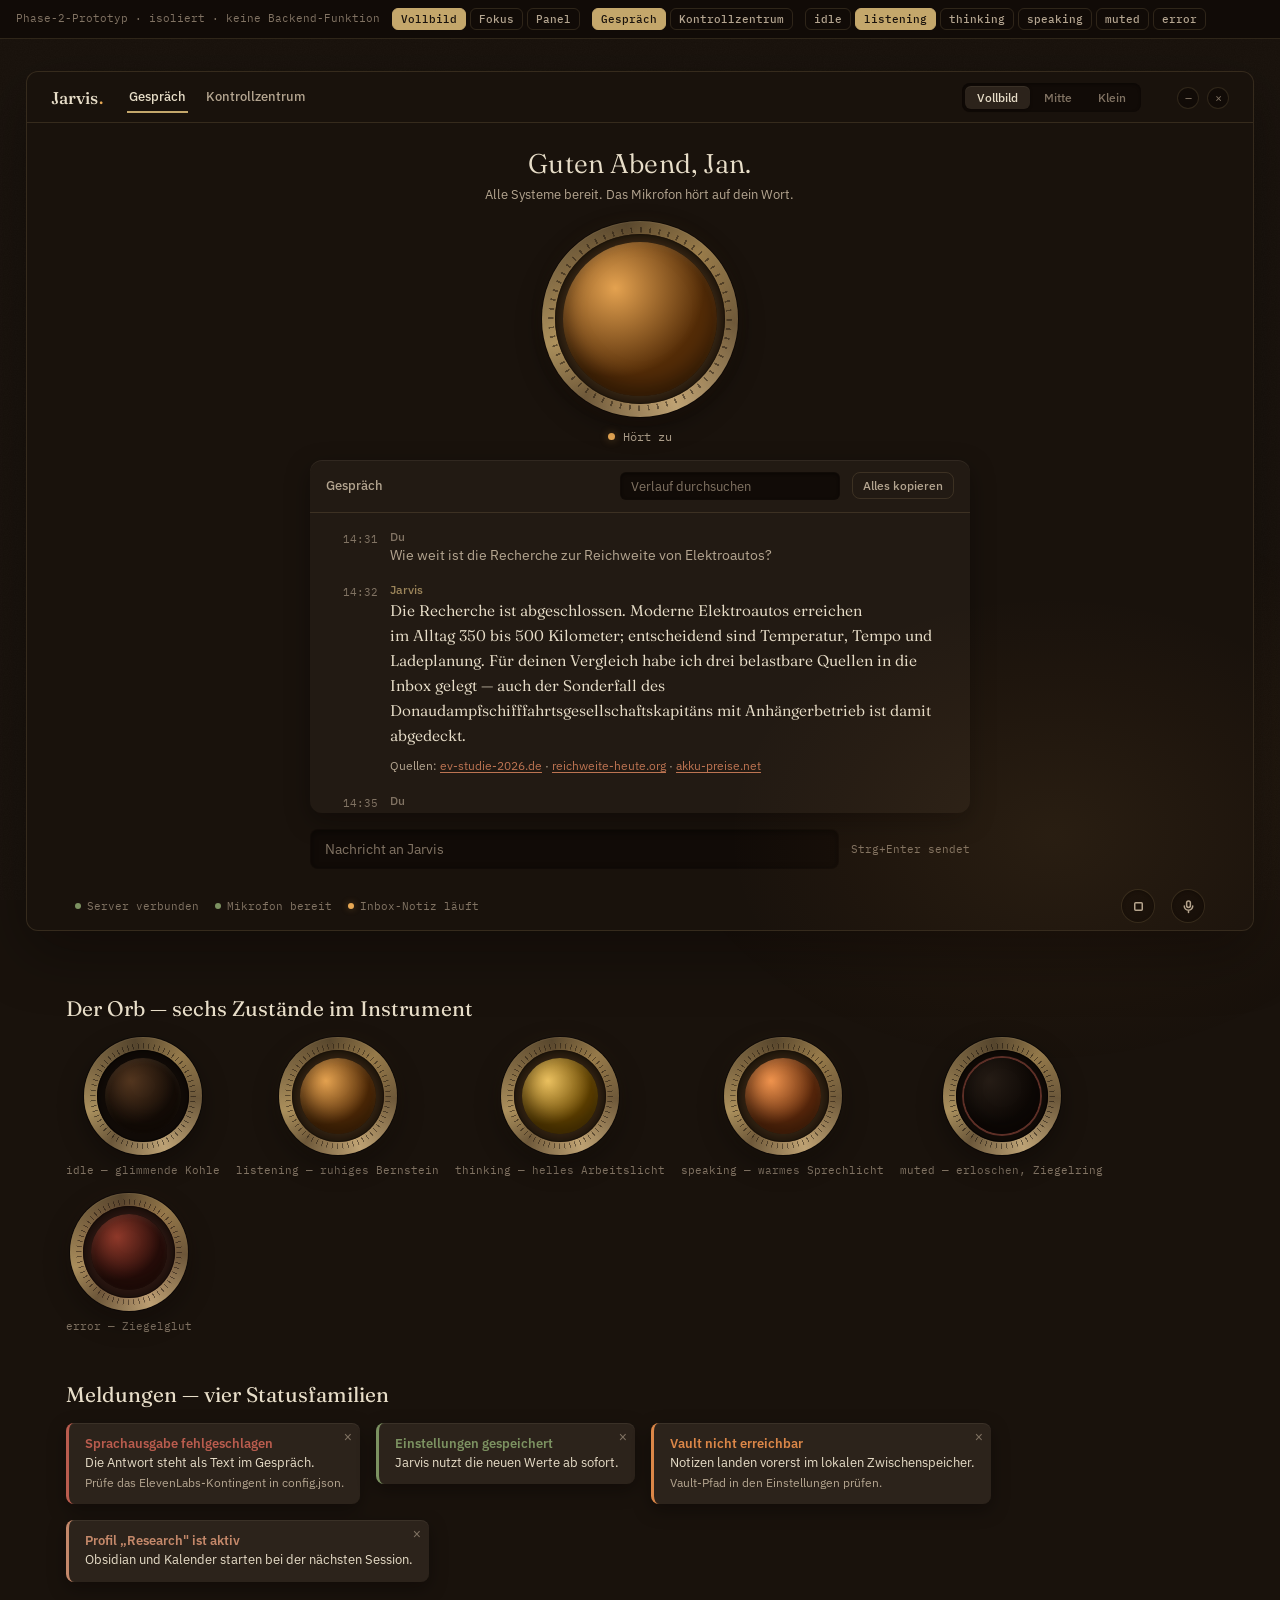
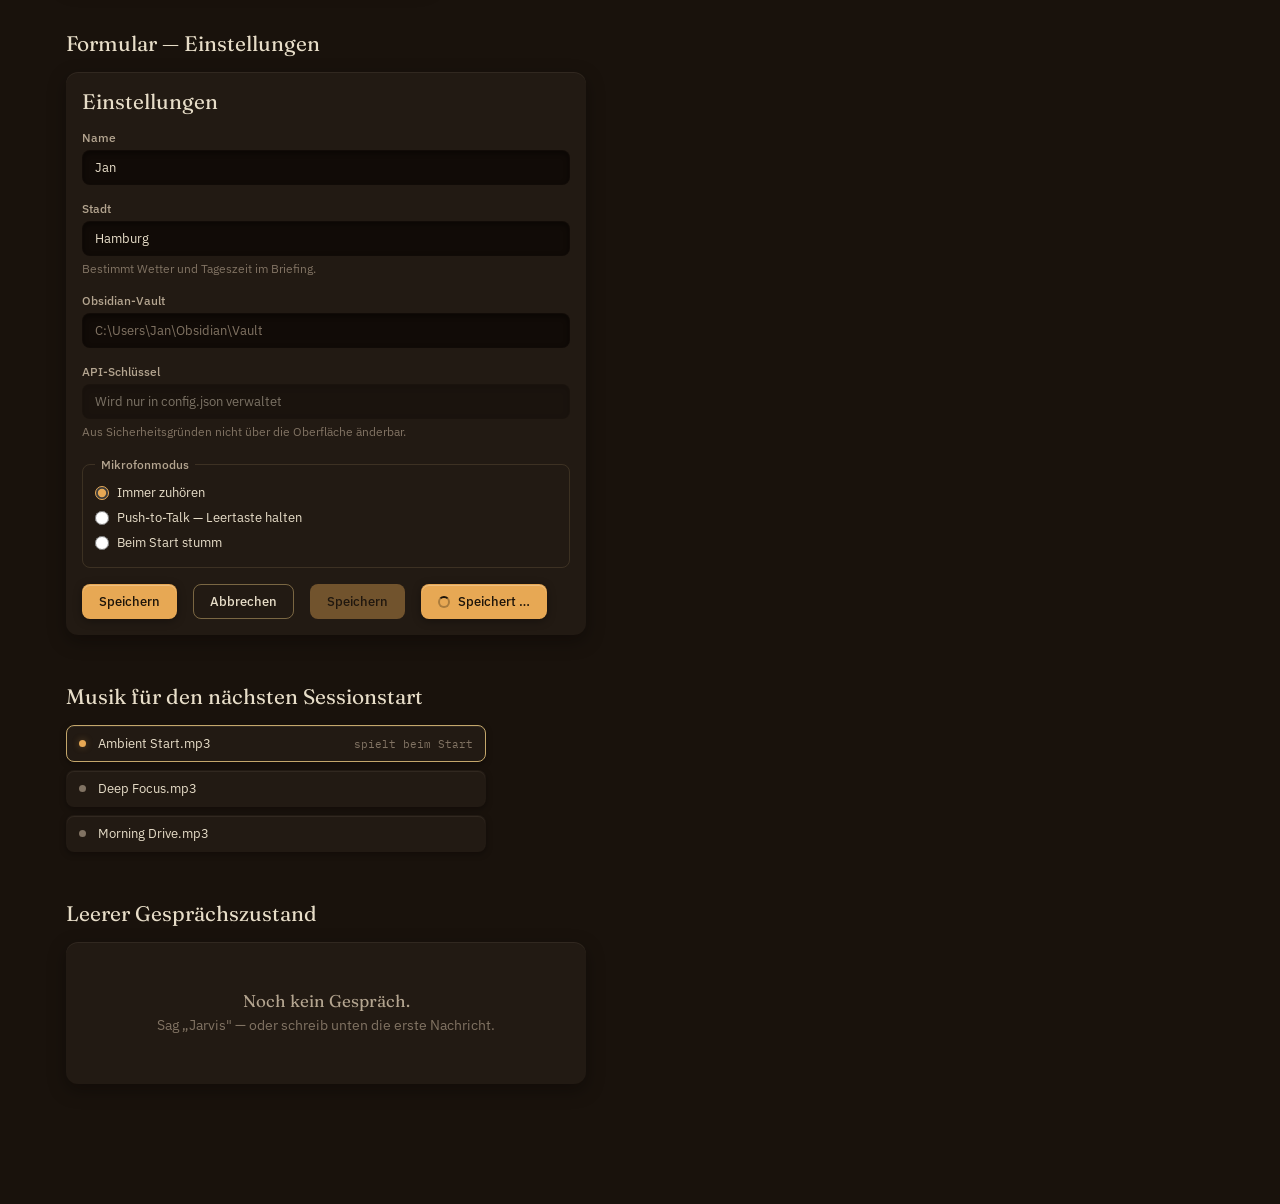
<file: docs/design-direction/prototype/index.html>
<!DOCTYPE html>
<html lang="de">
<head>
<meta charset="UTF-8">
<meta name="viewport" content="width=device-width, initial-scale=1.0">
<title>Jarvis — Designprototyp „Warm Analog Intelligence"</title>
<link rel="stylesheet" href="prototype.css">
</head>
<body>

<!-- Prototyp-Steuerung (Meta-UI, nicht Teil der Jarvis-Identität) -->
<header class="proto-bar">
    <span>Phase-2-Prototyp · isoliert · keine Backend-Funktion</span>
    <div class="pb-group" role="group" aria-label="Fenstermodus">
        <button data-mode="fullscreen" aria-pressed="true">Vollbild</button>
        <button data-mode="focus" aria-pressed="false">Fokus</button>
        <button data-mode="panel" aria-pressed="false">Panel</button>
    </div>
    <div class="pb-group" role="group" aria-label="Seite">
        <button data-page="jarvis" aria-pressed="true">Gespräch</button>
        <button data-page="control" aria-pressed="false">Kontrollzentrum</button>
    </div>
    <div class="pb-group" role="group" aria-label="Orb-Zustand">
        <button data-orb="idle" aria-pressed="false">idle</button>
        <button data-orb="listening" aria-pressed="true">listening</button>
        <button data-orb="thinking" aria-pressed="false">thinking</button>
        <button data-orb="speaking" aria-pressed="false">speaking</button>
        <button data-orb="muted" aria-pressed="false">muted</button>
        <button data-orb="error" aria-pressed="false">error</button>
    </div>
</header>

<!-- ═══ Bühne: die eigentliche Jarvis-Komposition ═══ -->
<div class="stage-wrap">
<div class="stage mode-fullscreen" id="stage">

    <!-- Kopfleiste -->
    <div class="head">
        <span class="wordmark">Jarvis<span class="dot">.</span></span>
        <nav class="nav" role="tablist" aria-label="Bereich">
            <button class="nav-tab" role="tab" data-view="jarvis" aria-selected="true">Gespräch</button>
            <button class="nav-tab" role="tab" data-view="control" aria-selected="false">Kontrollzentrum</button>
        </nav>
        <div class="mode-switch" role="group" aria-label="Fenstergröße">
            <button class="mode-btn" aria-pressed="true">Vollbild</button>
            <button class="mode-btn" aria-pressed="false">Mitte</button>
            <button class="mode-btn" aria-pressed="false">Klein</button>
        </div>
        <div class="win-dots">
            <button class="win-dot" title="Minimieren">–</button>
            <button class="win-dot" title="Schließen">×</button>
        </div>
    </div>

    <!-- Jarvis-Seite -->
    <main class="jarvis-view" id="view-jarvis">
        <div class="greeting">
            <h1>Guten Abend, Jan.</h1>
            <p>Alle Systeme bereit. Das Mikrofon hört auf dein Wort.</p>
        </div>

        <div class="instrument">
            <div class="luenette"></div>
            <div class="orb is-listening" id="stage-orb"></div>
        </div>
        <div class="instr-status" id="stage-status">
            <span class="st-dot"></span><span id="stage-status-text">Hört zu</span>
        </div>

        <section class="journal" aria-label="Gesprächsprotokoll">
            <div class="journal-head">
                <h2>Gespräch</h2>
                <input class="journal-search" type="search" placeholder="Verlauf durchsuchen">
                <button class="btn btn-quiet">Alles kopieren</button>
            </div>
            <div class="journal-body">
                <div class="entry user">
                    <div class="entry-time">14:31</div>
                    <div class="entry-body">
                        <div class="entry-speaker">Du</div>
                        <div class="entry-text">Wie weit ist die Recherche zur Reichweite von Elektroautos?</div>
                    </div>
                </div>
                <div class="entry jarvis">
                    <div class="entry-time">14:32</div>
                    <div class="entry-body">
                        <div class="entry-speaker">Jarvis</div>
                        <div class="entry-text">
                            <button class="entry-copy" title="Antwort kopieren">kopieren</button>
                            Die Recherche ist abgeschlossen. Moderne Elektroautos erreichen im Alltag
                            350 bis 500 Kilometer; entscheidend sind Temperatur, Tempo und Ladeplanung.
                            Für deinen Vergleich habe ich drei belastbare Quellen in die Inbox gelegt —
                            auch der Sonderfall des Donaudampfschifffahrtsgesellschaftskapitäns mit
                            Anhängerbetrieb ist damit abgedeckt.
                            <div class="sources">Quellen: <a href="#">ev-studie-2026.de</a> · <a href="#">reichweite-heute.org</a> · <a href="#">akku-preise.net</a></div>
                        </div>
                    </div>
                </div>
                <div class="entry user">
                    <div class="entry-time">14:35</div>
                    <div class="entry-body">
                        <div class="entry-speaker">Du</div>
                        <div class="entry-text">Leg eine Notiz an: Reichweiten-Vergleich morgen früh fertig schreiben.</div>
                    </div>
                </div>
                <div class="entry jarvis">
                    <div class="entry-time">14:35</div>
                    <div class="entry-body">
                        <div class="entry-speaker">Jarvis</div>
                        <div class="entry-text">
                            <button class="entry-copy" title="Antwort kopieren">kopieren</button>
                            Notiert. Die Notiz liegt in deiner Inbox für heute — Obsidian sortiert sie am Abend ein.
                        </div>
                    </div>
                </div>
            </div>
        </section>

        <div class="ask">
            <input class="ask-field" type="text" placeholder="Nachricht an Jarvis">
            <span class="ask-hint">Strg+Enter sendet</span>
        </div>

        <!-- Panel-Modus: verdichtete Antwort + Mini-Aktionen -->
        <div class="panel-answer">Notiert. Die Notiz liegt in deiner Inbox für heute — Obsidian sortiert sie am Abend ein.</div>
        <div class="panel-actions">
            <ul class="action-list">
                <li><span class="f-dot ok"></span><span class="a-time">14:32</span><span class="a-label">Recherche</span><span class="a-detail">Elektroautos Reichweite</span></li>
                <li><span class="f-dot err"></span><span class="a-time">14:34</span><span class="a-label">App öffnen</span><span class="a-detail">Obsidian — Pfad nicht gefunden</span></li>
                <li><span class="f-dot run"></span><span class="a-time">14:35</span><span class="a-label">Inbox-Notiz</span><span class="a-detail">Reichweiten-Vergleich</span></li>
            </ul>
        </div>

        <div class="footer">
            <span class="f-item"><span class="f-dot ok"></span><span class="f-label">Server verbunden</span></span>
            <span class="f-item"><span class="f-dot ok"></span><span class="f-label">Mikrofon bereit</span></span>
            <span class="f-item"><span class="f-dot run"></span><span class="f-label">Inbox-Notiz läuft</span></span>
            <span class="spacer"></span>
            <button class="icon-btn" title="Wiedergabe stoppen"><svg viewBox="0 0 16 16"><rect x="4" y="4" width="8" height="8" rx="1"/></svg></button>
            <button class="icon-btn" title="Mikrofon stummschalten"><svg viewBox="0 0 16 16"><rect x="6" y="2" width="4" height="7" rx="2"/><path d="M3.5 7.5a4.5 4.5 0 0 0 9 0M8 12v2.5"/></svg></button>
        </div>
    </main>

    <!-- Kontrollzentrum -->
    <main class="control-view" id="view-control" hidden>
        <div class="cv-left">
            <div class="instrument">
                <div class="luenette"></div>
                <div class="orb is-listening" data-orb-mirror></div>
            </div>
            <div class="instr-status"><span class="st-dot"></span><span>Hört zu</span></div>
            <section class="journal" aria-label="Gespräch">
                <div class="journal-body">
                    <div class="entry jarvis">
                        <div class="entry-time">14:35</div>
                        <div class="entry-body">
                            <div class="entry-speaker">Jarvis</div>
                            <div class="entry-text">Notiert. Die Notiz liegt in deiner Inbox für heute.</div>
                        </div>
                    </div>
                </div>
            </section>
            <div class="ask"><input class="ask-field" type="text" placeholder="Nachricht an Jarvis"></div>
        </div>

        <div class="cv-mid">
            <div class="profiles">
                <span class="p-label">Profil</span>
                <div class="p-tabs" role="tablist" aria-label="Sitzungsprofile">
                    <button class="p-tab" role="tab" aria-selected="true">Coding</button>
                    <button class="p-tab" role="tab" aria-selected="false">Research</button>
                    <button class="p-tab" role="tab" aria-selected="false">Writing</button>
                </div>
                <div class="p-actions">
                    <button class="btn btn-quiet">Neu</button>
                    <button class="btn btn-quiet">Duplizieren</button>
                    <button class="btn btn-quiet">Umbenennen</button>
                    <button class="btn btn-danger-quiet">Löschen</button>
                </div>
            </div>

            <div class="bay" aria-label="Monitor-Zuordnung">
                <div class="monitor" tabindex="0">
                    <div class="monitor-label"><span>Monitor links</span><span>1920 × 1080</span></div>
                    <div class="monitor-zones">
                        <div class="zone"></div><div class="zone"></div><div class="zone"></div>
                        <div class="zone"><button class="chip">VS Code</button></div>
                        <div class="zone"><button class="chip selected">Obsidian</button></div>
                        <div class="zone"></div>
                        <div class="zone"></div><div class="zone"></div><div class="zone"></div>
                    </div>
                </div>
                <div class="monitor" tabindex="0">
                    <div class="monitor-label"><span>Monitor rechts</span><span>1920 × 1080</span></div>
                    <div class="monitor-zones">
                        <div class="zone"></div><div class="zone"></div><div class="zone"></div>
                        <div class="zone"></div><div class="zone"><button class="chip">Kalender</button></div><div class="zone"></div>
                        <div class="zone"></div><div class="zone"></div><div class="zone"></div>
                    </div>
                </div>
            </div>

            <div class="today">
                <div class="t-block">
                    <h4>Offene Aufgaben</h4>
                    <ul>
                        <li>Reichweiten-Vergleich fertig schreiben</li>
                        <li>Session-Profil „Writing" testen</li>
                    </ul>
                </div>
                <div class="t-block">
                    <h4>Inbox heute</h4>
                    <ul>
                        <li>Recherche: Elektroautos Reichweite (3 Quellen)</li>
                        <li>Notiz: Vergleich morgen früh abschließen</li>
                    </ul>
                </div>
                <div class="t-block">
                    <h4>Zuletzt bearbeitet</h4>
                    <p class="t-empty">Kein Vault verbunden. <a href="#">Vault-Pfad festlegen</a></p>
                </div>
            </div>
        </div>

        <div class="cv-right">
            <div class="rail-section">
                <h3>Apps</h3>
                <div class="app-module selected" tabindex="0">
                    <div class="am-head"><span class="am-name">Obsidian</span><span class="badge">App</span></div>
                    <div class="am-row">
                        <button class="btn btn-quiet">Öffnen</button>
                        <button class="switch" role="switch" aria-checked="true"><span class="sw-track"><span class="sw-knob"></span></span>Autostart</button>
                    </div>
                    <div class="am-place">links · rechte Hälfte</div>
                </div>
                <div class="app-module" tabindex="0">
                    <div class="am-head"><span class="am-name">VS Code</span><span class="badge">App</span></div>
                    <div class="am-row">
                        <button class="btn btn-quiet">Öffnen</button>
                        <button class="switch" role="switch" aria-checked="true"><span class="sw-track"><span class="sw-knob"></span></span>Autostart</button>
                    </div>
                    <div class="am-place">links · linke Hälfte</div>
                </div>
                <div class="app-module" tabindex="0">
                    <div class="am-head"><span class="am-name">Kalender</span><span class="badge">URL</span></div>
                    <div class="am-row">
                        <button class="btn btn-quiet">Öffnen</button>
                        <button class="switch" role="switch" aria-checked="false"><span class="sw-track"><span class="sw-knob"></span></span>Autostart</button>
                    </div>
                    <div class="am-place">rechts · Vollbild</div>
                </div>
            </div>
            <div class="rail-section" style="flex: 1; min-height: 0; overflow-y: auto;">
                <h3>Aktionen</h3>
                <ul class="action-list">
                    <li><span class="f-dot ok"></span><span class="a-time">14:32</span><span class="a-label">Recherche</span><span class="a-detail">Elektroautos Reichweite</span></li>
                    <li><span class="f-dot err"></span><span class="a-time">14:34</span><span class="a-label">App öffnen</span><span class="a-detail">Obsidian — Pfad nicht gefunden</span></li>
                    <li><span class="f-dot run"></span><span class="a-time">14:35</span><span class="a-label">Inbox-Notiz</span><span class="a-detail">Reichweiten-Vergleich</span></li>
                </ul>
            </div>
            <div class="rail-section">
                <h3>System</h3>
                <ul class="sys-list">
                    <li><span class="f-dot ok"></span>KI verbunden</li>
                    <li><span class="f-dot ok"></span>Sprachausgabe bereit</li>
                    <li><span class="f-dot ok"></span>Browser bereit</li>
                    <li><span class="f-dot err"></span>Vault getrennt</li>
                </ul>
            </div>
        </div>
    </main>
</div>
</div>

<!-- ═══ Galerie: Zustände & Komponenten ═══ -->
<div class="gallery">

    <h2>Der Orb — sechs Zustände im Instrument</h2>
    <div class="g-row">
        <div class="g-item"><div class="instrument"><div class="luenette"></div><div class="orb is-idle"></div></div><span>idle — glimmende Kohle</span></div>
        <div class="g-item"><div class="instrument"><div class="luenette"></div><div class="orb is-listening"></div></div><span>listening — ruhiges Bernstein</span></div>
        <div class="g-item"><div class="instrument"><div class="luenette"></div><div class="orb is-thinking"></div></div><span>thinking — helles Arbeitslicht</span></div>
        <div class="g-item"><div class="instrument"><div class="luenette"></div><div class="orb is-speaking"></div></div><span>speaking — warmes Sprechlicht</span></div>
        <div class="g-item"><div class="instrument"><div class="luenette"></div><div class="orb is-muted"></div></div><span>muted — erloschen, Ziegelring</span></div>
        <div class="g-item"><div class="instrument"><div class="luenette"></div><div class="orb is-error"></div></div><span>error — Ziegelglut</span></div>
    </div>

    <h2>Meldungen — vier Statusfamilien</h2>
    <div class="g-row">
        <div class="banner error">
            <button class="b-close" title="Meldung schließen">×</button>
            <span class="b-title">Sprachausgabe fehlgeschlagen</span>
            <span class="b-text">Die Antwort steht als Text im Gespräch.</span>
            <span class="b-hint">Prüfe das ElevenLabs-Kontingent in config.json.</span>
        </div>
        <div class="banner success">
            <button class="b-close" title="Meldung schließen">×</button>
            <span class="b-title">Einstellungen gespeichert</span>
            <span class="b-text">Jarvis nutzt die neuen Werte ab sofort.</span>
        </div>
        <div class="banner warning">
            <button class="b-close" title="Meldung schließen">×</button>
            <span class="b-title">Vault nicht erreichbar</span>
            <span class="b-text">Notizen landen vorerst im lokalen Zwischenspeicher.</span>
            <span class="b-hint">Vault-Pfad in den Einstellungen prüfen.</span>
        </div>
        <div class="banner info">
            <button class="b-close" title="Meldung schließen">×</button>
            <span class="b-title">Profil „Research" ist aktiv</span>
            <span class="b-text">Obsidian und Kalender starten bei der nächsten Session.</span>
        </div>
    </div>

    <h2>Formular — Einstellungen</h2>
    <div class="g-card form-view">
        <h2>Einstellungen</h2>
        <div class="field">
            <label for="f-name">Name</label>
            <input id="f-name" type="text" value="Jan">
        </div>
        <div class="field">
            <label for="f-city">Stadt</label>
            <input id="f-city" type="text" value="Hamburg">
            <p class="f-note">Bestimmt Wetter und Tageszeit im Briefing.</p>
        </div>
        <div class="field">
            <label for="f-vault">Obsidian-Vault</label>
            <input id="f-vault" type="text" placeholder="C:\Users\Jan\Obsidian\Vault">
        </div>
        <div class="field">
            <label for="f-key">API-Schlüssel</label>
            <input id="f-key" type="text" value="Wird nur in config.json verwaltet" disabled>
            <p class="f-note">Aus Sicherheitsgründen nicht über die Oberfläche änderbar.</p>
        </div>
        <fieldset class="field">
            <legend>Mikrofonmodus</legend>
            <label><input type="radio" name="mic" checked> Immer zuhören</label>
            <label><input type="radio" name="mic"> Push-to-Talk — Leertaste halten</label>
            <label><input type="radio" name="mic"> Beim Start stumm</label>
        </fieldset>
        <div class="g-row">
            <button class="btn btn-primary">Speichern</button>
            <button class="btn btn-secondary">Abbrechen</button>
            <button class="btn btn-primary" disabled>Speichern</button>
            <button class="btn btn-primary"><span class="spin"></span>Speichert …</button>
        </div>
    </div>

    <h2>Musik für den nächsten Sessionstart</h2>
    <ul class="music-list">
        <li><button class="music-item" aria-pressed="true"><span class="m-dot"></span>Ambient Start.mp3<span class="m-meta">spielt beim Start</span></button></li>
        <li><button class="music-item" aria-pressed="false"><span class="m-dot"></span>Deep Focus.mp3</button></li>
        <li><button class="music-item" aria-pressed="false"><span class="m-dot"></span>Morning Drive.mp3</button></li>
    </ul>

    <h2>Leerer Gesprächszustand</h2>
    <div class="g-card" style="max-width: 520px;">
        <div class="journal-empty">
            <div class="je-title">Noch kein Gespräch.</div>
            Sag „Jarvis" — oder schreib unten die erste Nachricht.
        </div>
    </div>

</div>

<script src="prototype.js"></script>
</body>
</html>
</file>
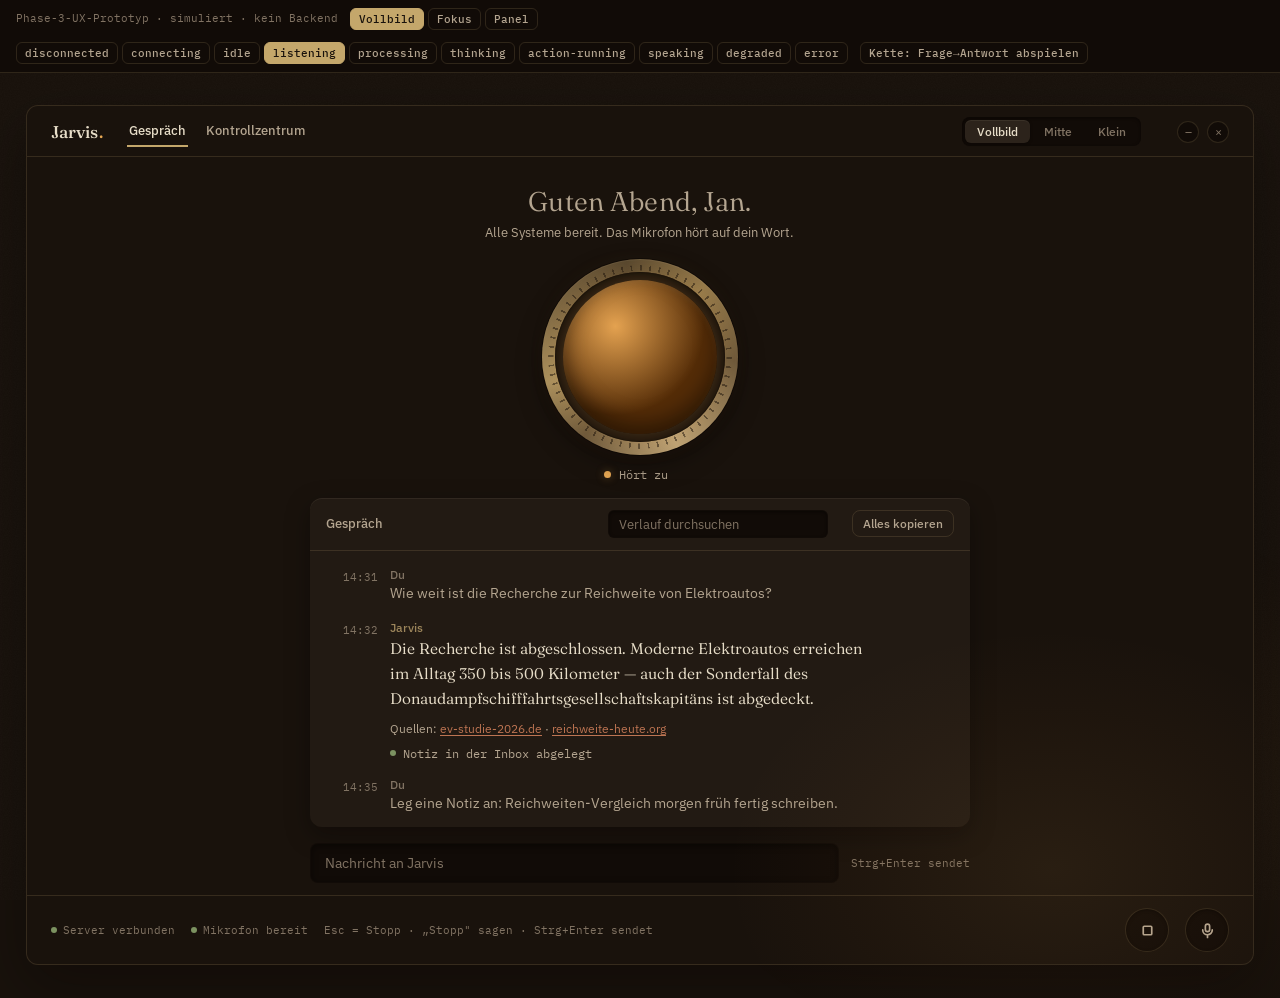
<file: docs/ux/prototype/index.html>
<!DOCTYPE html>
<html lang="de">
<head>
<meta charset="UTF-8">
<meta name="viewport" content="width=device-width, initial-scale=1.0">
<title>Jarvis — UX-Prototyp Phase 3</title>
<link rel="stylesheet" href="ux.css">
</head>
<body>

<a class="skip-link" href="#main-heading">Zum Gespräch springen</a>

<!-- Prototyp-Steuerung (Meta-UI) -->
<div class="proto-bar">
    <span>Phase-3-UX-Prototyp · simuliert · kein Backend</span>
    <div class="pb-group" role="group" aria-label="Fenstermodus (Simulation)">
        <button data-mode="fullscreen" aria-pressed="true">Vollbild</button>
        <button data-mode="focus" aria-pressed="false">Fokus</button>
        <button data-mode="panel" aria-pressed="false">Panel</button>
    </div>
    <div class="pb-group" role="group" aria-label="Zustand (Simulation)">
        <button data-state="disconnected">disconnected</button>
        <button data-state="connecting">connecting</button>
        <button data-state="idle">idle</button>
        <button data-state="listening" aria-pressed="true">listening</button>
        <button data-state="processing">processing</button>
        <button data-state="thinking">thinking</button>
        <button data-state="action-running">action-running</button>
        <button data-state="speaking">speaking</button>
        <button data-state="degraded">degraded</button>
        <button data-state="error">error</button>
    </div>
    <div class="pb-group">
        <button id="sim-chain">Kette: Frage→Antwort abspielen</button>
    </div>
</div>

<div class="stage-wrap">
<div class="stage mode-fullscreen" id="stage">

    <header class="head">
        <span class="wordmark">Jarvis<span class="dot">.</span></span>
        <nav class="nav" aria-label="Bereiche">
            <button class="nav-tab" data-view="jarvis" aria-selected="true" role="tab">Gespräch</button>
            <button class="nav-tab" data-view="control" aria-selected="false" role="tab"
                    title="Öffnet das Kontrollzentrum — im Panel wechselt das Fenster auf ‚Mitte'">Kontrollzentrum</button>
        </nav>
        <div class="mode-switch" role="group" aria-label="Fenstergröße">
            <button class="mode-btn" data-winmode="fullscreen" aria-pressed="true">Vollbild</button>
            <button class="mode-btn" data-winmode="focus" aria-pressed="false">Mitte</button>
            <button class="mode-btn" data-winmode="panel" aria-pressed="false">Klein</button>
        </div>
        <div class="win-dots">
            <button class="win-dot" aria-label="Minimieren">–</button>
            <button class="win-dot" aria-label="Schließen">×</button>
        </div>
    </header>

    <!-- ═══ Jarvis / Gespräch ═══ -->
    <main class="jarvis-view" id="view-jarvis" aria-label="Gespräch">
        <h1 id="main-heading" tabindex="-1" class="sr-only">Gespräch mit Jarvis</h1>
        <div class="greeting">
            <p class="greeting-line">Guten Abend, Jan.</p>
            <p>Alle Systeme bereit. Das Mikrofon hört auf dein Wort.</p>
        </div>

        <div class="instrument">
            <div class="luenette"></div>
            <button class="orb is-listening" id="orb" aria-label="Zuhören anhalten oder fortsetzen"
                    style="border: none; cursor: pointer; padding: 0;"></button>
        </div>
        <div class="instr-status" id="status-line" role="status">
            <span class="st-dot"></span>
            <span id="state-word">Hört zu</span>
            <span class="running-action" id="running-action"></span>
            <span class="esc-hint" id="esc-hint" hidden>· Esc stoppt</span>
        </div>

        <section class="journal" aria-label="Gesprächsprotokoll">
            <div class="journal-head">
                <h2>Gespräch</h2>
                <label class="sr-only" for="search">Verlauf durchsuchen</label>
                <input class="journal-search" id="search" type="search" placeholder="Verlauf durchsuchen">
                <span class="search-count" id="search-count" role="status"></span>
                <button class="btn btn-quiet" id="copy-all">Alles kopieren</button>
            </div>
            <div class="journal-body" id="journal">
                <div class="entry user">
                    <div class="entry-time">14:31</div>
                    <div class="entry-body">
                        <div class="entry-speaker">Du</div>
                        <div class="entry-text">Wie weit ist die Recherche zur Reichweite von Elektroautos?</div>
                    </div>
                </div>
                <div class="entry jarvis">
                    <div class="entry-time">14:32</div>
                    <div class="entry-body">
                        <div class="entry-speaker">Jarvis</div>
                        <div class="entry-text">
                            <button class="entry-copy" aria-label="Antwort kopieren">kopieren</button>
                            Die Recherche ist abgeschlossen. Moderne Elektroautos erreichen im Alltag
                            350 bis 500 Kilometer — auch der Sonderfall des
                            Donaudampfschifffahrtsgesellschaftskapitäns ist abgedeckt.
                            <div class="sources">Quellen: <a href="#">ev-studie-2026.de</a> · <a href="#">reichweite-heute.org</a></div>
                            <div class="entry-result"><span class="f-dot ok"></span>Notiz in der Inbox abgelegt</div>
                        </div>
                    </div>
                </div>
                <div class="entry user">
                    <div class="entry-time">14:35</div>
                    <div class="entry-body">
                        <div class="entry-speaker">Du</div>
                        <div class="entry-text">Leg eine Notiz an: Reichweiten-Vergleich morgen früh fertig schreiben.</div>
                    </div>
                </div>
                <div class="entry jarvis">
                    <div class="entry-time">14:35</div>
                    <div class="entry-body">
                        <div class="entry-speaker">Jarvis</div>
                        <div class="entry-text">
                            <button class="entry-copy" aria-label="Antwort kopieren">kopieren</button>
                            Notiert. Die Notiz liegt in deiner Inbox für heute — Obsidian sortiert sie am Abend ein.
                        </div>
                    </div>
                </div>
                <button class="new-msg-pill" id="new-pill">↓ Neue Nachricht</button>
            </div>
        </section>

        <div class="ask">
            <label class="sr-only" for="ask-field">Nachricht an Jarvis</label>
            <input class="ask-field" id="ask-field" type="text" placeholder="Nachricht an Jarvis">
            <span class="ask-hint">Strg+Enter sendet</span>
        </div>

        <div class="panel-answer">Notiert. Die Notiz liegt in deiner Inbox für heute — Obsidian sortiert sie am Abend ein.</div>
        <div class="panel-actions">
            <ul class="action-list">
                <li><span class="f-dot ok"></span><span class="a-time">14:32</span><span class="a-label">Recherche</span><span class="a-detail">Elektroautos Reichweite</span></li>
                <li><span class="f-dot err"></span><span class="a-time">14:34</span><span class="a-label">App öffnen</span><span class="a-detail">Obsidian — Pfad nicht gefunden</span></li>
                <li><span class="f-dot run"></span><span class="a-time">14:35</span><span class="a-label">Inbox-Notiz</span><span class="a-detail">Reichweiten-Vergleich</span></li>
            </ul>
        </div>
    </main>

    <!-- ═══ Kontrollzentrum ═══ -->
    <main class="control-view" id="view-control" aria-label="Kontrollzentrum" hidden>
        <section class="cv-left" aria-label="Gespräch (kompakt)">
            <div class="instrument">
                <div class="luenette"></div>
                <div class="orb is-listening" data-orb-mirror></div>
            </div>
            <div class="instr-status" role="status"><span class="st-dot"></span><span data-state-word-mirror>Hört zu</span></div>
            <section class="journal">
                <div class="journal-body">
                    <div class="entry jarvis">
                        <div class="entry-time">14:35</div>
                        <div class="entry-body">
                            <div class="entry-speaker">Jarvis</div>
                            <div class="entry-text">Notiert. Die Notiz liegt in deiner Inbox für heute.</div>
                        </div>
                    </div>
                </div>
            </section>
            <div class="ask"><label class="sr-only" for="ask2">Nachricht an Jarvis</label><input class="ask-field" id="ask2" type="text" placeholder="Nachricht an Jarvis"></div>
        </section>

        <section class="cv-mid" aria-label="Werkbank">
            <h1 id="control-heading" tabindex="-1" class="sr-only">Kontrollzentrum</h1>
            <div class="profiles" role="tablist" aria-label="Unterbereiche" style="gap:16px;">
                <button class="p-tab" role="tab" data-sub="overview" aria-selected="true">Übersicht</button>
                <button class="p-tab" role="tab" data-sub="music" aria-selected="false">Musik</button>
                <button class="p-tab" role="tab" data-sub="settings" aria-selected="false">Einstellungen</button>
            </div>
            <div id="sub-overview">
            <div class="profiles">
                <span class="p-label" id="profiles-label">Profil</span>
                <div class="p-tabs" role="tablist" aria-labelledby="profiles-label">
                    <button class="p-tab" role="tab" aria-selected="true">Coding</button>
                    <button class="p-tab" role="tab" aria-selected="false">Research</button>
                    <button class="p-tab" role="tab" aria-selected="false">Writing</button>
                </div>
                <div class="p-inline" id="p-inline">
                    <label class="sr-only" for="p-name">Profilname</label>
                    <input id="p-name" type="text" placeholder="Profilname">
                    <button class="btn btn-quiet" id="p-ok">Anlegen</button>
                </div>
                <div class="p-actions">
                    <button class="btn btn-quiet" id="p-new">Neu</button>
                    <button class="btn btn-quiet">Duplizieren</button>
                    <button class="btn btn-quiet">Umbenennen</button>
                    <button class="btn btn-danger-quiet" id="p-del">Löschen</button>
                </div>
                <span class="p-err" id="p-err" role="alert"></span>
            </div>

            <div class="bay" role="group" aria-label="Monitor-Zuordnung — alternativ per Auswahlfeldern je App">
                <div class="monitor">
                    <div class="monitor-label"><span>Monitor links</span><span>1920 × 1080</span></div>
                    <div class="monitor-zones" id="zones-left">
                        <button class="zone" aria-label="Monitor links, Zone oben-links — frei"></button>
                        <button class="zone" aria-label="Monitor links, Zone oben-Mitte — frei"></button>
                        <button class="zone" aria-label="Monitor links, Zone oben-rechts — frei"></button>
                        <button class="zone" aria-label="Monitor links, linke Hälfte — belegt: VS Code"><span class="chip">VS Code</span></button>
                        <button class="zone" aria-label="Monitor links, rechte Hälfte — belegt: Obsidian"><span class="chip selected">Obsidian</span></button>
                        <button class="zone" aria-label="Monitor links, Zone Mitte-rechts — frei"></button>
                        <button class="zone" aria-label="Monitor links, Zone unten-links — frei"></button>
                        <button class="zone" aria-label="Monitor links, Zone unten-Mitte — frei"></button>
                        <button class="zone" aria-label="Monitor links, Zone unten-rechts — frei"></button>
                    </div>
                </div>
                <div class="monitor">
                    <div class="monitor-label"><span>Monitor rechts</span><span>1920 × 1080</span></div>
                    <div class="monitor-zones">
                        <button class="zone span-all" aria-label="Monitor rechts, Vollbild — belegt: Kalender"><span class="chip">Kalender</span></button>
                    </div>
                </div>
            </div>
            <div class="bay-msg" id="bay-msg" role="status"></div>

            <div class="today">
                <div class="t-block"><h3>Offene Aufgaben</h3><ul><li>Reichweiten-Vergleich fertig schreiben</li><li>Profil „Writing" testen</li></ul></div>
                <div class="t-block"><h3>Inbox heute</h3><ul><li>Recherche: Elektroautos (3 Quellen)</li></ul></div>
                <div class="t-block"><h3>Zuletzt bearbeitet</h3><p class="t-empty">Kein Vault verbunden. <a href="#">Vault-Pfad festlegen</a></p></div>
            </div>
            </div><!-- /sub-overview -->

            <div class="form-view" id="view-music" hidden style="overflow-y:auto; min-height:0; flex:1;">
                <h2 id="music-heading" tabindex="-1">Musik für den nächsten Sessionstart</h2>
                <p class="f-note" id="music-current" role="status" style="margin-bottom:12px;">Spielt beim nächsten Start: Ambient Start.mp3</p>
                <ul class="music-list" id="music-list">
                    <li><button class="music-item" aria-pressed="true"><span class="m-dot"></span>Ambient Start.mp3<span class="m-meta">spielt beim Start</span></button></li>
                    <li><button class="music-item" aria-pressed="false"><span class="m-dot"></span>Deep Focus.mp3</button></li>
                    <li><button class="music-item" aria-pressed="false"><span class="m-dot"></span>Morning Drive.mp3</button></li>
                </ul>
                <button class="btn btn-quiet" id="music-clear" style="margin-top:8px;">Keine Musik beim Start</button>
            </div>

            <div class="form-view" id="view-settings" hidden style="overflow-y:auto; min-height:0; flex:1;">
                <h2 id="settings-heading" tabindex="-1">Einstellungen</h2>
                <span class="unsaved-pill" id="unsaved">Nicht gespeicherte Änderungen</span>
                <div class="form-group"><h3>Persönlichkeit</h3>
                    <div class="field"><label for="s-name">Name</label><input id="s-name" type="text" value="Jan"></div>
                    <div class="field" id="f-city-wrap"><label for="s-city">Stadt</label><input id="s-city" type="text" value="Hamburg">
                        <p class="f-note">Bestimmt Wetter und Tageszeit im Briefing.</p>
                        <p class="f-err" id="city-err">Stadt darf nicht leer sein — trag deinen Ort ein.</p></div>
                </div>
                <div class="form-group"><h3>Speicher &amp; Obsidian</h3>
                    <div class="field"><label for="s-vault">Obsidian-Vault</label><input id="s-vault" type="text" placeholder="C:\Users\Jan\Obsidian\Vault"></div>
                </div>
                <div class="form-group"><h3>Sicherheit</h3>
                    <div class="field"><label for="s-key">API-Schlüssel</label><input id="s-key" type="text" value="Wird nur in config.json verwaltet" readonly>
                    <p class="f-note">Aus Sicherheitsgründen nicht über die Oberfläche änderbar.</p></div>
                </div>
                <div class="form-group"><h3>Verhalten</h3>
                    <fieldset class="field"><legend>Mikrofonmodus</legend>
                        <label><input type="radio" name="mic" checked> Immer zuhören</label>
                        <label><input type="radio" name="mic"> Push-to-Talk — Leertaste halten</label>
                        <label><input type="radio" name="mic"> Beim Start stumm</label>
                    </fieldset>
                </div>
                <div class="g-row" style="align-items:center;">
                    <button class="btn btn-primary" id="s-save">Speichern</button>
                    <button class="btn btn-secondary" id="s-cancel">Abbrechen</button>
                    <span class="confirm-row" id="s-confirm">Änderungen verwerfen?
                        <button class="btn btn-quiet" id="s-discard">Verwerfen</button>
                        <button class="btn btn-quiet" id="s-keep">Weiter bearbeiten</button></span>
                </div>
                <div class="am-msg" id="s-msg" role="status" style="margin-top:8px;"></div>
            </div>
        </section>

        <section class="cv-right" aria-label="Module">
            <div class="rail-section">
                <h2>Apps</h2>
                <div class="app-module selected" tabindex="0" id="mod-obsidian">
                    <div class="am-head"><span class="am-name">Obsidian</span><span class="badge">App</span></div>
                    <div class="am-row">
                        <button class="btn btn-quiet" data-open>Öffnen</button>
                        <button class="switch" role="switch" aria-checked="true"><span class="sw-track"><span class="sw-knob"></span></span>Autostart</button>
                    </div>
                    <div class="am-place">links · rechte Hälfte</div>
                    <div class="am-position">
                        <div class="row">
                            <span><label for="sel-mon">Monitor</label>
                            <select id="sel-mon"><option>links</option><option>rechts</option><option>primär</option></select></span>
                            <span><label for="sel-zone">Zone</label>
                            <select id="sel-zone"><option>Vollbild</option><option>linke Hälfte</option><option selected>rechte Hälfte</option><option>oben-links</option><option>Mitte</option><option>unten-rechts</option></select></span>
                            <button class="btn btn-quiet" id="pos-save">Position speichern</button>
                        </div>
                        <div class="am-msg" id="pos-msg" role="status"></div>
                    </div>
                </div>
                <div class="app-module" tabindex="0">
                    <div class="am-head"><span class="am-name">VS Code</span><span class="badge">App</span></div>
                    <div class="am-row">
                        <button class="btn btn-quiet" data-open>Öffnen</button>
                        <button class="switch" role="switch" aria-checked="true"><span class="sw-track"><span class="sw-knob"></span></span>Autostart</button>
                    </div>
                    <div class="am-place">links · linke Hälfte</div>
                    <div class="am-position"><div class="row"><span><label for="sel-mon2">Monitor</label><select id="sel-mon2"><option selected>links</option><option>rechts</option></select></span><span><label for="sel-zone2">Zone</label><select id="sel-zone2"><option selected>linke Hälfte</option><option>Vollbild</option></select></span><button class="btn btn-quiet">Position speichern</button></div><div class="am-msg" role="status"></div></div>
                </div>
            </div>
            <div class="rail-section" style="flex:1; min-height:0; overflow-y:auto;">
                <h2>Aktionen</h2>
                <ul class="action-list">
                    <li><span class="f-dot ok"></span><span class="a-time">14:32</span><span class="a-label">Recherche</span><span class="a-detail">Elektroautos Reichweite</span></li>
                    <li><span class="f-dot err"></span><span class="a-time">14:34</span><span class="a-label">App öffnen</span><span class="a-detail">Obsidian — Pfad nicht gefunden</span></li>
                    <li><span class="f-dot run"></span><span class="a-time">14:35</span><span class="a-label">Inbox-Notiz</span><span class="a-detail">Reichweiten-Vergleich</span></li>
                </ul>
            </div>
            <div class="rail-section">
                <h2>System</h2>
                <ul class="sys-list" id="sys-list">
                    <li><span class="f-dot ok"></span>KI verbunden</li>
                    <li><span class="f-dot ok"></span>Sprachausgabe bereit</li>
                    <li><span class="f-dot ok"></span>Browser bereit</li>
                    <li><span class="f-dot err"></span>Vault getrennt</li>
                </ul>
            </div>
        </section>
    </main>

    <!-- (Musik- und Einstellungen-Subviews leben in der Werkbank-Spalte, s. oben) -->

    <div class="banner-stack" id="banner-stack"></div>

    <footer class="footer">
        <span class="f-item"><span class="f-dot ok" id="dot-server"></span><span class="f-label" id="txt-server">Server verbunden</span></span>
        <span class="f-item"><span class="f-dot ok" id="dot-mic"></span><span class="f-label" id="txt-mic">Mikrofon bereit</span></span>
        <span class="kbd-hint">Esc = Stopp · „Stopp" sagen · Strg+Enter sendet</span>
        <span class="spacer"></span>
        <button class="icon-btn" id="btn-stop" aria-label="Wiedergabe und Aktion stoppen"><svg viewBox="0 0 16 16" aria-hidden="true"><rect x="4" y="4" width="8" height="8" rx="1"/></svg></button>
        <button class="icon-btn" id="btn-mute" aria-label="Mikrofon stummschalten" aria-pressed="false"><svg viewBox="0 0 16 16" aria-hidden="true"><rect x="6" y="2" width="4" height="7" rx="2"/><path d="M3.5 7.5a4.5 4.5 0 0 0 9 0M8 12v2.5"/></svg></button>
    </footer>
</div>
</div>

<div aria-live="polite" class="sr-only" id="live-polite"></div>
<div aria-live="assertive" class="sr-only" id="live-assertive"></div>

<script src="ux.js"></script>
</body>
</html>
</file>
<file: docs/design-direction/prototype/prototype.css>
/* ════════════════════════════════════════════════════════════════════════
   Jarvis — „Warm Analog Intelligence" · Phase-2-Prototyp
   Isolierte Designvalidierung. NICHT produktiv. Zielwerte für Phase 4.
   Palette: kanonisch aus tools/oklch_palette.py (OKLCH → Hex).
   ════════════════════════════════════════════════════════════════════════ */

/* ── Fonts (lokal gebündelt, SIL OFL 1.1 — Lizenzen in assets/fonts/) ──── */
@font-face {
    font-family: 'Fraunces';
    src: url('assets/fonts/fraunces-300-700-normal-latin.woff2') format('woff2');
    font-weight: 300 700;
    font-style: normal;
    font-display: swap;
    unicode-range: U+0000-00FF, U+2013-2014, U+2018-201E, U+2026;
}
@font-face {
    font-family: 'Fraunces';
    src: url('assets/fonts/fraunces-300-700-normal-latin-ext.woff2') format('woff2');
    font-weight: 300 700;
    font-style: normal;
    font-display: swap;
    unicode-range: U+0100-024F, U+1E00-1EFF, U+20AC;
}
@font-face { font-family: 'IBM Plex Sans'; src: url('assets/fonts/plex-sans-400-normal-latin.woff2') format('woff2'); font-weight: 400; font-style: normal; font-display: swap; unicode-range: U+0000-00FF, U+2013-2014, U+2018-201E, U+2026; }
@font-face { font-family: 'IBM Plex Sans'; src: url('assets/fonts/plex-sans-400-normal-latin-ext.woff2') format('woff2'); font-weight: 400; font-style: normal; font-display: swap; unicode-range: U+0100-024F, U+1E00-1EFF, U+20AC; }
@font-face { font-family: 'IBM Plex Sans'; src: url('assets/fonts/plex-sans-500-normal-latin.woff2') format('woff2'); font-weight: 500; font-style: normal; font-display: swap; unicode-range: U+0000-00FF, U+2013-2014, U+2018-201E, U+2026; }
@font-face { font-family: 'IBM Plex Sans'; src: url('assets/fonts/plex-sans-500-normal-latin-ext.woff2') format('woff2'); font-weight: 500; font-style: normal; font-display: swap; unicode-range: U+0100-024F, U+1E00-1EFF, U+20AC; }
@font-face { font-family: 'IBM Plex Sans'; src: url('assets/fonts/plex-sans-600-normal-latin.woff2') format('woff2'); font-weight: 600; font-style: normal; font-display: swap; unicode-range: U+0000-00FF, U+2013-2014, U+2018-201E, U+2026; }
@font-face { font-family: 'IBM Plex Sans'; src: url('assets/fonts/plex-sans-600-normal-latin-ext.woff2') format('woff2'); font-weight: 600; font-style: normal; font-display: swap; unicode-range: U+0100-024F, U+1E00-1EFF, U+20AC; }
@font-face { font-family: 'IBM Plex Mono'; src: url('assets/fonts/plex-mono-400-normal-latin.woff2') format('woff2'); font-weight: 400; font-style: normal; font-display: swap; unicode-range: U+0000-00FF, U+2013-2014, U+2018-201E, U+2026; }
@font-face { font-family: 'IBM Plex Mono'; src: url('assets/fonts/plex-mono-400-normal-latin-ext.woff2') format('woff2'); font-weight: 400; font-style: normal; font-display: swap; unicode-range: U+0100-024F, U+1E00-1EFF, U+20AC; }
@font-face { font-family: 'IBM Plex Mono'; src: url('assets/fonts/plex-mono-500-normal-latin.woff2') format('woff2'); font-weight: 500; font-style: normal; font-display: swap; unicode-range: U+0000-00FF, U+2013-2014, U+2018-201E, U+2026; }
@font-face { font-family: 'IBM Plex Mono'; src: url('assets/fonts/plex-mono-500-normal-latin-ext.woff2') format('woff2'); font-weight: 500; font-style: normal; font-display: swap; unicode-range: U+0100-024F, U+1E00-1EFF, U+20AC; }

/* ── Zielwert-Tokens (Vorschlag für Phase 4) ────────────────────────────── */
:root {
    --bg-canvas: #19120c;
    --bg-surface: #221a13;
    --bg-raised: #2c231b;
    --bg-inset: #110b07;
    --text-primary: #e7ddc8;
    --text-secondary: #b4a590;
    --text-muted: #817363;
    --accent-amber: #e7a854;
    --accent-amber-deep: #c17930;
    --brass: #9d865b;
    --brass-bright: #c4a76b;
    --copper: #bd7452;
    --success-moss: #7c9261;
    --warning-ember: #dc8748;
    --error-brick: #ba5c4e;
    --info-copper: #c4886a;
    --orb-idle-core: #53361f;    --orb-idle-edge: #160d07;
    --orb-listening-core: #e4a250; --orb-listening-edge: #542c07;
    --orb-thinking-core: #ebc160;  --orb-thinking-edge: #674600;
    --orb-speaking-core: #f0944e;  --orb-speaking-edge: #622b0c;
    --orb-muted-core: #251c15;     --orb-muted-edge: #0d0805;
    --orb-error-core: #8f392a;     --orb-error-edge: #2b0e0a;
    --border-subtle: rgba(157, 134, 91, 0.22);
    --border-strong: rgba(196, 167, 107, 0.55);
    --edge-light: rgba(231, 221, 200, 0.07);
    --selection-bg: rgba(231, 168, 84, 0.14);
    --focus-halo: rgba(196, 167, 107, 0.3);
    --glow-amber: rgba(231, 168, 84, 0.35);
    --glow-error: rgba(186, 92, 78, 0.35);
    --shadow-soft: rgba(5, 3, 2, 0.35);
    --shadow-inset: rgba(5, 3, 2, 0.55);

    --font-display: 'Fraunces', Georgia, 'Times New Roman', serif;
    --font-ui: 'IBM Plex Sans', 'Segoe UI', system-ui, sans-serif;
    --font-mono: 'IBM Plex Mono', Consolas, 'Courier New', monospace;

    --r-ctl: 6px;      /* kleine Kontrollen */
    --r-field: 8px;    /* Felder, Module */
    --r-panel: 12px;   /* große Flächen */

    --s-1: 4px; --s-2: 8px; --s-3: 12px; --s-4: 16px;
    --s-5: 24px; --s-6: 32px; --s-7: 48px;
}

/* ── Grundfläche ────────────────────────────────────────────────────────── */
* { margin: 0; padding: 0; box-sizing: border-box; }

/* hidden muss auch gegen display:flex der View-Container gewinnen */
[hidden] { display: none !important; }

body {
    background: var(--bg-canvas);
    color: var(--text-primary);
    font-family: var(--font-ui);
    font-size: 13.5px;
    line-height: 1.55;
    min-height: 100vh;
}

::selection { background: var(--selection-bg); color: var(--text-primary); }

/* Warmes Lampenlicht (Erbe der Ist-Identität, ruhiger) + hauchfeine Körnung —
   beides NUR auf dem Canvas, nie auf Bedienflächen. */
body::before {
    content: '';
    position: fixed; right: -140px; bottom: -160px;
    width: 760px; height: 560px;
    background: radial-gradient(ellipse at center, rgba(231, 168, 84, 0.07) 0%, rgba(193, 121, 48, 0.03) 45%, transparent 72%);
    pointer-events: none; z-index: 0;
}
body::after {
    content: '';
    position: fixed; inset: 0;
    background-image: url("data:image/svg+xml,%3Csvg xmlns='http://www.w3.org/2000/svg' width='140' height='140'%3E%3Cfilter id='n'%3E%3CfeTurbulence type='fractalNoise' baseFrequency='0.85' numOctaves='2'/%3E%3CfeColorMatrix type='saturate' values='0'/%3E%3C/filter%3E%3Crect width='140' height='140' filter='url(%23n)'/%3E%3C/svg%3E");
    opacity: 0.028;
    pointer-events: none; z-index: 0;
}

/* Sichtbarer Tastaturfokus — überall, ohne Ausnahme. */
:focus-visible {
    outline: 2px solid var(--brass-bright);
    outline-offset: 2px;
    border-radius: 4px;
}

a { color: var(--copper); text-decoration: underline; text-underline-offset: 2px; }
a:hover { color: var(--info-copper); }

/* ── Prototyp-Steuerung (Meta-UI, bewusst neutral) ──────────────────────── */
.proto-bar {
    position: sticky; top: 0; z-index: 50;
    display: flex; flex-wrap: wrap; gap: var(--s-3); align-items: center;
    padding: var(--s-2) var(--s-4);
    background: var(--bg-inset);
    border-bottom: 1px solid var(--border-subtle);
    font-family: var(--font-mono); font-size: 11px; color: var(--text-muted);
}
.proto-bar .pb-group { display: flex; gap: var(--s-1); align-items: center; }
.proto-bar button {
    font: 500 11px var(--font-mono); color: var(--text-secondary);
    background: transparent; border: 1px solid var(--border-subtle);
    border-radius: var(--r-ctl); padding: 3px 8px; cursor: pointer;
}
.proto-bar button[aria-pressed="true"] { color: var(--bg-canvas); background: var(--brass-bright); border-color: var(--brass-bright); }

/* ── Bühne: gerahmte Modus-Komposition ──────────────────────────────────── */
.stage-wrap { position: relative; z-index: 1; padding: var(--s-6) var(--s-4); display: flex; justify-content: center; }
.stage {
    position: relative; overflow: hidden;
    background: var(--bg-canvas);
    border: 1px solid var(--border-subtle);
    border-radius: var(--r-panel);
    box-shadow: 0 20px 60px var(--shadow-soft);
}
.stage.mode-fullscreen { width: min(1520px, 96vw); height: 860px; }
.stage.mode-focus      { width: 1000px; height: 800px; }
.stage.mode-panel      { width: 420px;  height: 560px; }
/* Lampenlicht innerhalb der Bühne */
.stage::before {
    content: ''; position: absolute; right: -120px; bottom: -140px;
    width: 640px; height: 470px;
    background: radial-gradient(ellipse at center, rgba(231, 168, 84, 0.08) 0%, rgba(193, 121, 48, 0.035) 45%, transparent 72%);
    pointer-events: none;
}

/* ── Kopfleiste ─────────────────────────────────────────────────────────── */
.head {
    display: flex; align-items: center; gap: var(--s-5);
    padding: 10px var(--s-5) 9px;
    border-bottom: 1px solid var(--border-subtle);
}
.wordmark {
    font: 500 17px/1 var(--font-display);
    letter-spacing: 0.01em; color: var(--text-primary);
}
.wordmark .dot { color: var(--accent-amber); }

.nav { display: flex; gap: var(--s-4); margin-right: auto; }
.nav-tab {
    font: 500 13px var(--font-ui); color: var(--text-secondary);
    background: none; border: none; cursor: pointer;
    padding: 6px 2px; border-bottom: 2px solid transparent;
}
.nav-tab:hover { color: var(--text-primary); border-bottom-color: var(--border-subtle); }
.nav-tab[aria-selected="true"] { color: var(--text-primary); border-bottom-color: var(--brass-bright); }

.mode-switch {
    display: flex; gap: 2px; padding: 3px;
    background: var(--bg-inset); border-radius: var(--r-field);
    box-shadow: inset 0 1px 3px var(--shadow-inset);
}
.mode-btn {
    font: 500 12px var(--font-ui); color: var(--text-muted);
    background: transparent; border: none; border-radius: var(--r-ctl);
    padding: 4px 12px; cursor: pointer;
}
.mode-btn:hover { color: var(--text-secondary); }
.mode-btn[aria-pressed="true"] {
    color: var(--text-primary); background: var(--bg-raised);
    box-shadow: 0 1px 0 var(--edge-light) inset, 0 1px 3px var(--shadow-soft);
}

.win-dots { display: flex; gap: var(--s-2); margin-left: var(--s-3); }
.win-dot {
    width: 22px; height: 22px; border-radius: 50%;
    background: var(--bg-inset); border: 1px solid var(--border-subtle);
    color: var(--text-muted); cursor: pointer;
    display: grid; place-items: center; font: 400 12px/1 var(--font-ui);
}
.win-dot:hover { color: var(--text-primary); border-color: var(--border-strong); }

/* ── Jarvis-Bühne: Instrument + Journal ─────────────────────────────────── */
.jarvis-view { display: flex; flex-direction: column; align-items: center; height: calc(100% - 46px); padding: var(--s-5) var(--s-5) 0; }

.greeting { text-align: center; margin-bottom: var(--s-4); }
.greeting h1 { font: 340 27px/1.25 var(--font-display); letter-spacing: 0.005em; }
.greeting p { color: var(--text-secondary); font-size: 13px; margin-top: 4px; }

/* Signature: Orb in gedrehter Messing-Lünette mit Minutenskala */
.instrument { position: relative; width: var(--instr, 196px); height: var(--instr, 196px); flex-shrink: 0; }
.luenette {
    position: absolute; inset: 0; border-radius: 50%;
    background: conic-gradient(from 215deg,
        #6b573a, #a98f5d 11%, #7c6642 24%, #55452d 38%,
        #94794a 52%, #6b573a 66%, #bda275 84%, #6b573a);
    box-shadow:
        inset 0 1px 0 var(--edge-light),
        0 10px 26px var(--shadow-soft),
        0 0 0 1px rgba(5, 3, 2, 0.5);
}
.luenette::before { /* feine Minutenskala, ohne Zahlen */
    content: ''; position: absolute; inset: 6px; border-radius: 50%;
    background: repeating-conic-gradient(rgba(17, 11, 7, 0.5) 0deg 1.1deg, transparent 1.1deg 6deg);
    -webkit-mask: radial-gradient(farthest-side, transparent calc(100% - 6px), #000 calc(100% - 5px));
    mask: radial-gradient(farthest-side, transparent calc(100% - 6px), #000 calc(100% - 5px));
}
.luenette::after { /* Fassungsbett */
    content: ''; position: absolute; inset: 13px; border-radius: 50%;
    background: var(--bg-inset);
    box-shadow: inset 0 3px 9px var(--shadow-inset), inset 0 0 0 1px rgba(5, 3, 2, 0.6);
}
.orb {
    position: absolute; inset: 21px; border-radius: 50%; z-index: 1;
    /* Kern klein halten: liest sich als Licht IM Glas, nicht als Goldkugel */
    background: radial-gradient(circle at 34% 30%, var(--orb-core, var(--orb-idle-core)), var(--orb-edge, var(--orb-idle-edge)) 60%);
    box-shadow:
        inset 0 -10px 20px rgba(5, 3, 2, 0.5),
        inset 0 2px 6px rgba(231, 221, 200, 0.07),
        0 0 30px var(--orb-glow, transparent);
}
.orb.is-idle      { --orb-core: var(--orb-idle-core);      --orb-edge: var(--orb-idle-edge);      --orb-glow: transparent; }
.orb.is-listening { --orb-core: var(--orb-listening-core); --orb-edge: var(--orb-listening-edge); --orb-glow: var(--glow-amber); }
.orb.is-thinking  { --orb-core: var(--orb-thinking-core);  --orb-edge: var(--orb-thinking-edge);  --orb-glow: var(--glow-amber); }
.orb.is-speaking  { --orb-core: var(--orb-speaking-core);  --orb-edge: var(--orb-speaking-edge);  --orb-glow: var(--glow-amber); }
.orb.is-muted     { --orb-core: var(--orb-muted-core);     --orb-edge: var(--orb-muted-edge);     --orb-glow: transparent;
                    box-shadow: inset 0 -8px 16px rgba(5,3,2,.4), 0 0 0 2px rgba(186, 92, 78, 0.45); }
.orb.is-error     { --orb-core: var(--orb-error-core);     --orb-edge: var(--orb-error-edge);     --orb-glow: var(--glow-error); }

.instr-status {
    display: flex; align-items: center; gap: var(--s-2);
    margin: var(--s-3) 0 var(--s-4);
    font: 400 11.5px var(--font-mono); color: var(--text-secondary);
}
.instr-status .st-dot { width: 7px; height: 7px; border-radius: 50%; background: var(--accent-amber); box-shadow: 0 0 8px var(--glow-amber); }
.instr-status.is-muted .st-dot { background: var(--error-brick); box-shadow: none; }
.instr-status.is-idle .st-dot { background: var(--text-muted); box-shadow: none; }

/* Journal (Transcript) */
.journal {
    width: min(660px, 100%);
    display: flex; flex-direction: column; min-height: 0; flex: 1;
    background: var(--bg-surface);
    border-radius: var(--r-panel);
    box-shadow: inset 0 1px 0 var(--edge-light), 0 8px 24px var(--shadow-soft);
}
.journal-head {
    display: flex; align-items: center; gap: var(--s-3);
    padding: var(--s-3) var(--s-4);
    border-bottom: 1px solid var(--border-subtle);
}
.journal-head h2 { font: 500 13px var(--font-ui); color: var(--text-secondary); margin-right: auto; }
.journal-search {
    width: 220px; font: 400 12.5px var(--font-ui); color: var(--text-primary);
    background: var(--bg-inset); border: 1px solid transparent; border-radius: var(--r-ctl);
    padding: 5px 10px; box-shadow: inset 0 1px 3px var(--shadow-inset);
}
.journal-search::placeholder { color: var(--text-muted); }
.journal-search:focus { outline: none; border-color: var(--brass-bright); }

.journal-body { padding: var(--s-4) var(--s-4) var(--s-3); overflow-y: auto; scrollbar-width: thin; scrollbar-color: var(--border-subtle) transparent; }

.entry { display: grid; grid-template-columns: 52px 1fr; gap: 0 var(--s-3); margin-bottom: var(--s-4); }
.entry-time { font: 400 11px/1.9 var(--font-mono); color: var(--text-muted); text-align: right; }
.entry-body { min-width: 0; }
.entry-speaker { font: 500 11.5px var(--font-ui); color: var(--text-muted); margin-bottom: 1px; }
.entry.user .entry-text { font: 400 13.5px/1.55 var(--font-ui); color: var(--text-secondary); overflow-wrap: break-word; }
.entry.jarvis .entry-speaker { color: var(--brass); }
.entry.jarvis .entry-text {
    font: 350 15.5px/1.62 var(--font-display);
    font-variation-settings: 'opsz' 17; /* größerer optischer Schnitt = leichter, eleganter */
    color: var(--text-primary);
    overflow-wrap: break-word;
}
.entry-text .sources { margin-top: var(--s-2); font: 400 12px/1.7 var(--font-ui); color: var(--text-secondary); }
.entry-copy {
    opacity: 0; float: right; margin-left: var(--s-2);
    font: 400 11px var(--font-mono); color: var(--text-muted);
    background: none; border: none; cursor: pointer; padding: 2px 4px;
}
.entry:hover .entry-copy, .entry-copy:focus-visible { opacity: 1; }
.entry-copy:hover { color: var(--text-primary); }

.journal-empty { padding: var(--s-6) var(--s-4); text-align: center; color: var(--text-muted); }
.journal-empty .je-title { font: 400 17px var(--font-display); color: var(--text-secondary); margin-bottom: 4px; }

/* Eingabezeile: eingelassene Instrumentenzeile */
.ask {
    width: min(660px, 100%);
    display: flex; align-items: center; gap: var(--s-3);
    margin: var(--s-4) 0 var(--s-3);
}
.ask-field {
    flex: 1; font: 400 13.5px var(--font-ui); color: var(--text-primary);
    background: var(--bg-inset); border: 1px solid transparent; border-radius: var(--r-field);
    padding: 10px 14px;
    box-shadow: inset 0 2px 6px var(--shadow-inset);
}
.ask-field::placeholder { color: var(--text-muted); }
.ask-field:focus { outline: none; border-color: var(--brass-bright); box-shadow: inset 0 2px 6px var(--shadow-inset), 0 0 0 3px var(--focus-halo); }
.ask-hint { font: 400 11px var(--font-mono); color: var(--text-muted); white-space: nowrap; }

/* Gerätefußleiste */
.footer {
    width: 100%;
    display: flex; align-items: center; gap: var(--s-4);
    padding: var(--s-2) var(--s-5) var(--s-3);
    font: 400 11px var(--font-mono); color: var(--text-muted);
    margin-top: auto;
}
.footer .f-item { display: inline-flex; align-items: center; gap: 6px; }
.f-dot { width: 6px; height: 6px; border-radius: 50%; background: var(--text-muted); }
.f-dot.ok { background: var(--success-moss); }
.f-dot.run { background: var(--accent-amber); box-shadow: 0 0 7px var(--glow-amber); }
.f-dot.err { background: var(--error-brick); }
.footer .spacer { flex: 1; }

.icon-btn {
    width: 34px; height: 34px; border-radius: 50%;
    background: var(--bg-inset); border: 1px solid var(--border-subtle);
    color: var(--text-secondary); cursor: pointer;
    display: grid; place-items: center;
    box-shadow: inset 0 1px 3px var(--shadow-inset);
}
.icon-btn svg { width: 15px; height: 15px; stroke: currentColor; stroke-width: 1.6; fill: none; stroke-linecap: round; stroke-linejoin: round; }
.icon-btn:hover { color: var(--text-primary); border-color: var(--border-strong); }
.icon-btn.danger-active { color: var(--error-brick); border-color: rgba(186, 92, 78, 0.5); background: rgba(186, 92, 78, 0.08); }

/* ── Kontrollzentrum: Werkbank ──────────────────────────────────────────── */
.control-view { display: flex; height: calc(100% - 46px); min-height: 0; }
.cv-left {
    width: 300px; flex-shrink: 0;
    display: flex; flex-direction: column; align-items: center;
    padding: var(--s-4); border-right: 1px solid var(--border-subtle);
}
.cv-left .instrument { --instr: 104px; }
.cv-left .journal { font-size: 12.5px; }
.cv-left .entry.jarvis .entry-text { font-size: 14px; }
.cv-mid { flex: 1; min-width: 0; display: flex; flex-direction: column; }
.cv-right {
    width: 264px; flex-shrink: 0;
    display: flex; flex-direction: column; min-height: 0;
    border-left: 1px solid var(--border-subtle);
}

.profiles {
    display: flex; flex-wrap: wrap; align-items: center;
    gap: var(--s-2) var(--s-4);
    padding: var(--s-3) var(--s-4);
    border-bottom: 1px solid var(--border-subtle);
}
.profiles .p-actions { flex-shrink: 0; }
.profiles .p-label { font: 400 11px var(--font-mono); color: var(--text-muted); }
.profiles .p-tabs { display: flex; gap: var(--s-4); margin-right: auto; }
.p-tab { font: 500 12.5px var(--font-ui); color: var(--text-secondary); background: none; border: none; cursor: pointer; padding: 4px 1px; border-bottom: 2px solid transparent; }
.p-tab:hover { color: var(--text-primary); border-bottom-color: var(--border-subtle); }
.p-tab[aria-selected="true"] { color: var(--text-primary); border-bottom-color: var(--brass-bright); }
.p-actions { display: flex; gap: var(--s-2); }

/* Monitor-Bucht: eingelassene Instrumentenfläche */
.bay {
    margin: var(--s-4); padding: var(--s-4);
    background: var(--bg-inset); border-radius: var(--r-panel);
    box-shadow: inset 0 2px 10px var(--shadow-inset), inset 0 0 0 1px rgba(5, 3, 2, 0.4);
    flex: 1; min-height: 160px;
    display: flex; gap: var(--s-4); align-items: stretch; justify-content: center;
}
.monitor { flex: 1; max-width: 420px; display: flex; flex-direction: column; border: 1px solid var(--border-subtle); border-radius: var(--r-field); overflow: hidden; }
.monitor-label {
    display: flex; justify-content: space-between; align-items: center; gap: var(--s-2);
    padding: 6px 10px; font: 400 11px var(--font-mono); color: var(--text-secondary);
    border-bottom: 1px solid var(--border-subtle); background: rgba(157, 134, 91, 0.05);
}
.monitor-zones { flex: 1; display: grid; grid-template-columns: repeat(3, 1fr); grid-template-rows: repeat(3, 1fr); }
.zone { border: 1px dashed transparent; position: relative; }
.monitor:hover .zone, .monitor:focus-within .zone { border-color: rgba(157, 134, 91, 0.16); }
.zone:hover { background: rgba(231, 168, 84, 0.06); }
.zone .chip { position: absolute; inset: auto auto 6px 6px; }
.chip {
    font: 500 11px var(--font-ui); color: var(--text-primary);
    background: var(--bg-raised); border: 1px solid var(--border-subtle); border-radius: var(--r-ctl);
    padding: 2px 8px; cursor: pointer;
    box-shadow: 0 2px 6px var(--shadow-soft), inset 0 1px 0 var(--edge-light);
}
.chip:hover { border-color: var(--border-strong); }
.chip.selected { border-color: var(--brass-bright); box-shadow: 0 0 0 1px var(--brass-bright), 0 2px 6px var(--shadow-soft); }

/* Heute-Streifen */
.today { display: flex; border-top: 1px solid var(--border-subtle); }
.today .t-block { flex: 1; min-width: 0; padding: var(--s-3) var(--s-4) var(--s-4); }
.today .t-block + .t-block { border-left: 1px solid var(--border-subtle); }
.t-block h4 { font: 500 12px var(--font-ui); color: var(--text-secondary); margin-bottom: var(--s-2); }
.t-block ul { list-style: none; font-size: 12.5px; color: var(--text-primary); }
.t-block li { margin-bottom: 4px; padding-left: 12px; position: relative; }
.t-block li::before { content: ''; position: absolute; left: 0; top: 0.62em; width: 5px; height: 1px; background: var(--brass); }
.t-empty { color: var(--text-muted); font-size: 12.5px; }
.t-empty a { color: var(--copper); }

/* Rechte Spalte: Module */
.rail-section { padding: var(--s-4); border-bottom: 1px solid var(--border-subtle); }
.rail-section:last-child { border-bottom: none; }
.rail-section > h3 { font: 500 12px var(--font-ui); color: var(--text-secondary); margin-bottom: var(--s-3); }

.app-module {
    background: var(--bg-surface); border-radius: var(--r-field);
    box-shadow: inset 0 1px 0 var(--edge-light), 0 2px 8px var(--shadow-soft);
    padding: var(--s-3); margin-bottom: var(--s-2);
    cursor: pointer; border: 1px solid transparent;
}
.app-module:hover { border-color: var(--border-subtle); }
.app-module.selected { border-color: var(--brass-bright); }
.app-module .am-head { display: flex; align-items: baseline; justify-content: space-between; gap: var(--s-2); margin-bottom: var(--s-2); }
.am-name { font: 500 13px var(--font-ui); color: var(--text-primary); white-space: nowrap; overflow: hidden; text-overflow: ellipsis; }
.badge { font: 500 10px var(--font-mono); color: var(--text-muted); border: 1px solid var(--border-subtle); border-radius: 4px; padding: 1px 5px; }
.am-row { display: flex; align-items: center; justify-content: space-between; gap: var(--s-2); }
.am-place { font: 400 10.5px var(--font-mono); color: var(--text-muted); margin-top: 6px; }

/* Schalter */
.switch { display: inline-flex; align-items: center; gap: 7px; background: none; border: none; cursor: pointer; font: 400 11.5px var(--font-ui); color: var(--text-secondary); }
.switch .sw-track { width: 28px; height: 15px; border-radius: 8px; background: var(--bg-inset); box-shadow: inset 0 1px 3px var(--shadow-inset); position: relative; }
.switch .sw-knob { position: absolute; top: 2px; left: 2px; width: 11px; height: 11px; border-radius: 50%; background: var(--text-muted); }
.switch[aria-checked="true"] .sw-knob { left: 15px; background: var(--accent-amber); box-shadow: 0 0 7px var(--glow-amber); }
.switch[aria-checked="true"] { color: var(--text-primary); }
.switch:disabled { opacity: 0.45; cursor: default; }

/* Aktionen */
.action-list { list-style: none; }
.action-list li { display: flex; align-items: baseline; gap: var(--s-2); margin-bottom: var(--s-2); font-size: 12px; }
.action-list .f-dot { align-self: center; flex-shrink: 0; }
.action-list .a-time { font: 400 10.5px var(--font-mono); color: var(--text-muted); flex-shrink: 0; }
.action-list .a-label { color: var(--text-primary); font-weight: 500; flex-shrink: 0; }
.action-list .a-detail { color: var(--text-muted); white-space: nowrap; overflow: hidden; text-overflow: ellipsis; }

.sys-list { list-style: none; }
.sys-list li { display: flex; align-items: center; gap: var(--s-2); font: 400 11px var(--font-mono); color: var(--text-secondary); margin-bottom: 7px; }

/* ── Formulare ──────────────────────────────────────────────────────────── */
.form-view { max-width: 520px; padding: var(--s-5); overflow-y: auto; }
.form-view h2 { font: 400 20px var(--font-display); margin-bottom: var(--s-4); }
.field { margin-bottom: var(--s-4); }
.field label { display: block; font: 500 12px var(--font-ui); color: var(--text-secondary); margin-bottom: 5px; }
.field input[type="text"], .field textarea {
    width: 100%; font: 400 13px var(--font-ui); color: var(--text-primary);
    background: var(--bg-inset); border: 1px solid transparent; border-radius: var(--r-field);
    padding: 8px 12px; box-shadow: inset 0 2px 5px var(--shadow-inset);
}
.field input:focus, .field textarea:focus { outline: none; border-color: var(--brass-bright); box-shadow: inset 0 2px 5px var(--shadow-inset), 0 0 0 3px var(--focus-halo); }
.field input::placeholder { color: var(--text-muted); }
.field .f-note { font-size: 11.5px; color: var(--text-muted); margin-top: 4px; }
.field input:disabled { opacity: 0.45; }

fieldset.field { border: 1px solid var(--border-subtle); border-radius: var(--r-field); padding: var(--s-3) var(--s-3) var(--s-2); }
fieldset.field legend { font: 500 12px var(--font-ui); color: var(--text-secondary); padding: 0 6px; }
fieldset.field label { display: flex; align-items: center; gap: 8px; font: 400 13px var(--font-ui); color: var(--text-primary); margin-bottom: 8px; cursor: pointer; }
input[type="radio"] { accent-color: var(--accent-amber); width: 14px; height: 14px; }

/* Buttons */
.btn {
    font: 500 13px var(--font-ui); border-radius: var(--r-field); cursor: pointer;
    padding: 8px 16px; border: 1px solid transparent;
    display: inline-flex; align-items: center; gap: 8px;
}
.btn-primary { background: var(--accent-amber); color: #1d1409; box-shadow: 0 2px 8px var(--shadow-soft), inset 0 1px 0 rgba(255, 255, 255, 0.25); }
.btn-primary:hover { background: #f0b569; }
.btn-primary:active { background: var(--accent-amber-deep); }
.btn-secondary { background: transparent; color: var(--text-primary); border-color: var(--border-strong); }
.btn-secondary:hover { border-color: var(--brass-bright); background: rgba(157, 134, 91, 0.08); }
.btn-quiet { background: transparent; color: var(--text-secondary); border-color: var(--border-subtle); font-size: 12px; padding: 5px 10px; }
.btn-quiet:hover { color: var(--text-primary); border-color: var(--border-strong); }
.btn-danger-quiet { background: transparent; color: var(--error-brick); border-color: rgba(186, 92, 78, 0.4); font-size: 12px; padding: 5px 10px; }
.btn:disabled { opacity: 0.4; cursor: default; box-shadow: none; }
.btn .spin {
    width: 12px; height: 12px; border-radius: 50%;
    border: 2px solid rgba(29, 20, 9, 0.3); border-top-color: #1d1409;
    animation: spin 0.9s linear infinite;
}
@keyframes spin { to { transform: rotate(360deg); } }

/* Banner / Meldungen */
.banner {
    display: flex; flex-direction: column; gap: 2px;
    background: var(--bg-raised); border-radius: var(--r-field);
    border-left: 3px solid var(--text-muted);
    box-shadow: 0 6px 18px var(--shadow-soft), inset 0 1px 0 var(--edge-light);
    padding: var(--s-3) var(--s-4); max-width: 380px;
    position: relative;
}
.banner .b-title { font: 600 12.5px var(--font-ui); }
.banner .b-text { font-size: 12.5px; color: var(--text-primary); }
.banner .b-hint { font-size: 11.5px; color: var(--text-secondary); }
.banner .b-close { position: absolute; top: 6px; right: 8px; background: none; border: none; color: var(--text-muted); font-size: 14px; cursor: pointer; }
.banner .b-close:hover { color: var(--text-primary); }
.banner.error   { border-left-color: var(--error-brick);   } .banner.error .b-title   { color: var(--error-brick); }
.banner.success { border-left-color: var(--success-moss);  } .banner.success .b-title { color: var(--success-moss); }
.banner.warning { border-left-color: var(--warning-ember); } .banner.warning .b-title { color: var(--warning-ember); }
.banner.info    { border-left-color: var(--info-copper);   } .banner.info .b-title    { color: var(--info-copper); }

/* Musikliste */
.music-list { list-style: none; max-width: 420px; }
.music-list li { margin-bottom: var(--s-2); }
.music-item {
    width: 100%; text-align: left; display: flex; align-items: center; gap: var(--s-3);
    font: 400 13px var(--font-ui); color: var(--text-primary);
    background: var(--bg-surface); border: 1px solid transparent; border-radius: var(--r-field);
    box-shadow: inset 0 1px 0 var(--edge-light), 0 2px 6px var(--shadow-soft);
    padding: 9px 12px; cursor: pointer;
}
.music-item:hover { border-color: var(--border-subtle); }
.music-item[aria-pressed="true"] { border-color: var(--brass-bright); }
.music-item .m-dot { width: 7px; height: 7px; border-radius: 50%; background: var(--text-muted); flex-shrink: 0; }
.music-item[aria-pressed="true"] .m-dot { background: var(--accent-amber); box-shadow: 0 0 7px var(--glow-amber); }
.music-item .m-meta { margin-left: auto; font: 400 11px var(--font-mono); color: var(--text-muted); }

/* ── Panel-Modus: Taschen-Instrument ────────────────────────────────────── */
.stage.mode-panel .head { padding: 8px var(--s-3) 7px; gap: var(--s-3); }
.stage.mode-panel .nav { gap: var(--s-3); }
.stage.mode-panel .nav-tab { font-size: 12px; }
.stage.mode-panel .mode-switch { display: none; }
.stage.mode-panel .jarvis-view { padding: var(--s-3) var(--s-3) 0; }
.stage.mode-panel .greeting, .stage.mode-panel .journal, .stage.mode-panel .ask-hint { display: none; }
.stage.mode-panel .instrument { --instr: 92px; }
.stage.mode-panel .panel-answer { display: block; }
.stage.mode-panel .panel-actions { display: block; }
.stage.mode-panel .footer { padding: var(--s-2) var(--s-3); }
.stage.mode-panel .footer .f-label { display: none; }

.panel-answer {
    display: none; width: 100%;
    font: 350 14px/1.55 var(--font-display); color: var(--text-primary);
    max-height: 8.5em; overflow-y: auto;
    padding: 0 var(--s-1); scrollbar-width: thin; scrollbar-color: var(--border-subtle) transparent;
}
.panel-actions { display: none; width: 100%; margin-top: var(--s-3); }
.panel-actions .action-list li { font-size: 11px; margin-bottom: 5px; }

/* Fokus-Modus (Jarvis-Seite): kompaktere Bühne */
.stage.mode-focus .instrument { --instr: 132px; }
.stage.mode-focus .greeting h1 { font-size: 22px; }

/* ── Galerie (unterhalb der Bühne) ──────────────────────────────────────── */
.gallery { position: relative; z-index: 1; max-width: 1180px; margin: 0 auto; padding: var(--s-6) var(--s-4) 120px; }
.gallery h2 { font: 400 21px var(--font-display); margin: var(--s-7) 0 var(--s-4); }
.gallery h2:first-child { margin-top: 0; }
.g-row { display: flex; flex-wrap: wrap; gap: var(--s-4); align-items: flex-start; }
.g-item { display: flex; flex-direction: column; gap: var(--s-2); align-items: center; }
.g-item > span { font: 400 11px var(--font-mono); color: var(--text-muted); }
.g-item .instrument { --instr: 118px; }
.g-card { background: var(--bg-surface); border-radius: var(--r-panel); box-shadow: inset 0 1px 0 var(--edge-light), 0 6px 18px var(--shadow-soft); padding: var(--s-4); }

/* ── Reduzierte Bewegung ───────────────────────────────────────────────── */
@media (prefers-reduced-motion: reduce) {
    *, *::before, *::after { animation: none !important; transition: none !important; }
}
</file>
<file: docs/ux/prototype/ux.css>
/* ════════════════════════════════════════════════════════════════════════
   Jarvis — „Warm Analog Intelligence" · Phase-2-Prototyp
   Isolierte Designvalidierung. NICHT produktiv. Zielwerte für Phase 4.
   Palette: kanonisch aus tools/oklch_palette.py (OKLCH → Hex).
   ════════════════════════════════════════════════════════════════════════ */

/* ── Fonts (lokal gebündelt, SIL OFL 1.1 — Lizenzen in assets/fonts/) ──── */
@font-face {
    font-family: 'Fraunces';
    src: url('assets/fonts/fraunces-300-700-normal-latin.woff2') format('woff2');
    font-weight: 300 700;
    font-style: normal;
    font-display: swap;
    unicode-range: U+0000-00FF, U+2013-2014, U+2018-201E, U+2026;
}
@font-face {
    font-family: 'Fraunces';
    src: url('assets/fonts/fraunces-300-700-normal-latin-ext.woff2') format('woff2');
    font-weight: 300 700;
    font-style: normal;
    font-display: swap;
    unicode-range: U+0100-024F, U+1E00-1EFF, U+20AC;
}
@font-face { font-family: 'IBM Plex Sans'; src: url('assets/fonts/plex-sans-400-normal-latin.woff2') format('woff2'); font-weight: 400; font-style: normal; font-display: swap; unicode-range: U+0000-00FF, U+2013-2014, U+2018-201E, U+2026; }
@font-face { font-family: 'IBM Plex Sans'; src: url('assets/fonts/plex-sans-400-normal-latin-ext.woff2') format('woff2'); font-weight: 400; font-style: normal; font-display: swap; unicode-range: U+0100-024F, U+1E00-1EFF, U+20AC; }
@font-face { font-family: 'IBM Plex Sans'; src: url('assets/fonts/plex-sans-500-normal-latin.woff2') format('woff2'); font-weight: 500; font-style: normal; font-display: swap; unicode-range: U+0000-00FF, U+2013-2014, U+2018-201E, U+2026; }
@font-face { font-family: 'IBM Plex Sans'; src: url('assets/fonts/plex-sans-500-normal-latin-ext.woff2') format('woff2'); font-weight: 500; font-style: normal; font-display: swap; unicode-range: U+0100-024F, U+1E00-1EFF, U+20AC; }
@font-face { font-family: 'IBM Plex Sans'; src: url('assets/fonts/plex-sans-600-normal-latin.woff2') format('woff2'); font-weight: 600; font-style: normal; font-display: swap; unicode-range: U+0000-00FF, U+2013-2014, U+2018-201E, U+2026; }
@font-face { font-family: 'IBM Plex Sans'; src: url('assets/fonts/plex-sans-600-normal-latin-ext.woff2') format('woff2'); font-weight: 600; font-style: normal; font-display: swap; unicode-range: U+0100-024F, U+1E00-1EFF, U+20AC; }
@font-face { font-family: 'IBM Plex Mono'; src: url('assets/fonts/plex-mono-400-normal-latin.woff2') format('woff2'); font-weight: 400; font-style: normal; font-display: swap; unicode-range: U+0000-00FF, U+2013-2014, U+2018-201E, U+2026; }
@font-face { font-family: 'IBM Plex Mono'; src: url('assets/fonts/plex-mono-400-normal-latin-ext.woff2') format('woff2'); font-weight: 400; font-style: normal; font-display: swap; unicode-range: U+0100-024F, U+1E00-1EFF, U+20AC; }
@font-face { font-family: 'IBM Plex Mono'; src: url('assets/fonts/plex-mono-500-normal-latin.woff2') format('woff2'); font-weight: 500; font-style: normal; font-display: swap; unicode-range: U+0000-00FF, U+2013-2014, U+2018-201E, U+2026; }
@font-face { font-family: 'IBM Plex Mono'; src: url('assets/fonts/plex-mono-500-normal-latin-ext.woff2') format('woff2'); font-weight: 500; font-style: normal; font-display: swap; unicode-range: U+0100-024F, U+1E00-1EFF, U+20AC; }

/* ── Zielwert-Tokens (Vorschlag für Phase 4) ────────────────────────────── */
:root {
    --bg-canvas: #19120c;
    --bg-surface: #221a13;
    --bg-raised: #2c231b;
    --bg-inset: #110b07;
    --text-primary: #e7ddc8;
    --text-secondary: #b4a590;
    --text-muted: #817363;
    --accent-amber: #e7a854;
    --accent-amber-deep: #c17930;
    --brass: #9d865b;
    --brass-bright: #c4a76b;
    --copper: #bd7452;
    --success-moss: #7c9261;
    --warning-ember: #dc8748;
    --error-brick: #ba5c4e;
    --info-copper: #c4886a;
    --orb-idle-core: #53361f;    --orb-idle-edge: #160d07;
    --orb-listening-core: #e4a250; --orb-listening-edge: #542c07;
    --orb-thinking-core: #ebc160;  --orb-thinking-edge: #674600;
    --orb-speaking-core: #f0944e;  --orb-speaking-edge: #622b0c;
    --orb-muted-core: #251c15;     --orb-muted-edge: #0d0805;
    --orb-error-core: #8f392a;     --orb-error-edge: #2b0e0a;
    --border-subtle: rgba(157, 134, 91, 0.22);
    --border-strong: rgba(196, 167, 107, 0.55);
    --edge-light: rgba(231, 221, 200, 0.07);
    --selection-bg: rgba(231, 168, 84, 0.14);
    --focus-halo: rgba(196, 167, 107, 0.3);
    --glow-amber: rgba(231, 168, 84, 0.35);
    --glow-error: rgba(186, 92, 78, 0.35);
    --shadow-soft: rgba(5, 3, 2, 0.35);
    --shadow-inset: rgba(5, 3, 2, 0.55);

    --font-display: 'Fraunces', Georgia, 'Times New Roman', serif;
    --font-ui: 'IBM Plex Sans', 'Segoe UI', system-ui, sans-serif;
    --font-mono: 'IBM Plex Mono', Consolas, 'Courier New', monospace;

    --r-ctl: 6px;      /* kleine Kontrollen */
    --r-field: 8px;    /* Felder, Module */
    --r-panel: 12px;   /* große Flächen */

    --s-1: 4px; --s-2: 8px; --s-3: 12px; --s-4: 16px;
    --s-5: 24px; --s-6: 32px; --s-7: 48px;
}

/* ── Grundfläche ────────────────────────────────────────────────────────── */
* { margin: 0; padding: 0; box-sizing: border-box; }

/* hidden muss auch gegen display:flex der View-Container gewinnen */
[hidden] { display: none !important; }

body {
    background: var(--bg-canvas);
    color: var(--text-primary);
    font-family: var(--font-ui);
    font-size: 13.5px;
    line-height: 1.55;
    min-height: 100vh;
}

::selection { background: var(--selection-bg); color: var(--text-primary); }

/* Warmes Lampenlicht (Erbe der Ist-Identität, ruhiger) + hauchfeine Körnung —
   beides NUR auf dem Canvas, nie auf Bedienflächen. */
body::before {
    content: '';
    position: fixed; right: -140px; bottom: -160px;
    width: 760px; height: 560px;
    background: radial-gradient(ellipse at center, rgba(231, 168, 84, 0.07) 0%, rgba(193, 121, 48, 0.03) 45%, transparent 72%);
    pointer-events: none; z-index: 0;
}
body::after {
    content: '';
    position: fixed; inset: 0;
    background-image: url("data:image/svg+xml,%3Csvg xmlns='http://www.w3.org/2000/svg' width='140' height='140'%3E%3Cfilter id='n'%3E%3CfeTurbulence type='fractalNoise' baseFrequency='0.85' numOctaves='2'/%3E%3CfeColorMatrix type='saturate' values='0'/%3E%3C/filter%3E%3Crect width='140' height='140' filter='url(%23n)'/%3E%3C/svg%3E");
    opacity: 0.028;
    pointer-events: none; z-index: 0;
}

/* Sichtbarer Tastaturfokus — überall, ohne Ausnahme. */
:focus-visible {
    outline: 2px solid var(--brass-bright);
    outline-offset: 2px;
    border-radius: 4px;
}

a { color: var(--copper); text-decoration: underline; text-underline-offset: 2px; }
a:hover { color: var(--info-copper); }

/* ── Prototyp-Steuerung (Meta-UI, bewusst neutral) ──────────────────────── */
.proto-bar {
    position: sticky; top: 0; z-index: 50;
    display: flex; flex-wrap: wrap; gap: var(--s-3); align-items: center;
    padding: var(--s-2) var(--s-4);
    background: var(--bg-inset);
    border-bottom: 1px solid var(--border-subtle);
    font-family: var(--font-mono); font-size: 11px; color: var(--text-muted);
}
.proto-bar .pb-group { display: flex; flex-wrap: wrap; gap: var(--s-1); align-items: center; }
.proto-bar button {
    font: 500 11px var(--font-mono); color: var(--text-secondary);
    background: transparent; border: 1px solid var(--border-subtle);
    border-radius: var(--r-ctl); padding: 3px 8px; cursor: pointer;
}
.proto-bar button[aria-pressed="true"] { color: var(--bg-canvas); background: var(--brass-bright); border-color: var(--brass-bright); }

/* ── Bühne: gerahmte Modus-Komposition ──────────────────────────────────── */
.stage-wrap { position: relative; z-index: 1; padding: var(--s-6) var(--s-4); display: flex; justify-content: center; }
.stage {
    position: relative; overflow: hidden;
    background: var(--bg-canvas);
    border: 1px solid var(--border-subtle);
    border-radius: var(--r-panel);
    box-shadow: 0 20px 60px var(--shadow-soft);
}
.stage.mode-fullscreen { width: min(1520px, 96vw); height: 860px; }
.stage.mode-focus      { width: 1000px; height: 800px; }
.stage.mode-panel      { width: 420px;  height: 560px; }
/* Lampenlicht innerhalb der Bühne */
.stage::before {
    content: ''; position: absolute; right: -120px; bottom: -140px;
    width: 640px; height: 470px;
    background: radial-gradient(ellipse at center, rgba(231, 168, 84, 0.08) 0%, rgba(193, 121, 48, 0.035) 45%, transparent 72%);
    pointer-events: none;
}

/* ── Kopfleiste ─────────────────────────────────────────────────────────── */
.head {
    display: flex; align-items: center; gap: var(--s-5);
    padding: 10px var(--s-5) 9px;
    border-bottom: 1px solid var(--border-subtle);
}
.wordmark {
    font: 500 17px/1 var(--font-display);
    letter-spacing: 0.01em; color: var(--text-primary);
}
.wordmark .dot { color: var(--accent-amber); }

.nav { display: flex; gap: var(--s-4); margin-right: auto; }
.nav-tab {
    font: 500 13px var(--font-ui); color: var(--text-secondary);
    background: none; border: none; cursor: pointer;
    padding: 6px 2px; border-bottom: 2px solid transparent;
}
.nav-tab:hover { color: var(--text-primary); border-bottom-color: var(--border-subtle); }
.nav-tab[aria-selected="true"] { color: var(--text-primary); border-bottom-color: var(--brass-bright); }

.mode-switch {
    display: flex; gap: 2px; padding: 3px;
    background: var(--bg-inset); border-radius: var(--r-field);
    box-shadow: inset 0 1px 3px var(--shadow-inset);
}
.mode-btn {
    font: 500 12px var(--font-ui); color: var(--text-muted);
    background: transparent; border: none; border-radius: var(--r-ctl);
    padding: 4px 12px; cursor: pointer;
}
.mode-btn:hover { color: var(--text-secondary); }
.mode-btn[aria-pressed="true"] {
    color: var(--text-primary); background: var(--bg-raised);
    box-shadow: 0 1px 0 var(--edge-light) inset, 0 1px 3px var(--shadow-soft);
}

.win-dots { display: flex; gap: var(--s-2); margin-left: var(--s-3); }
.win-dot {
    width: 22px; height: 22px; border-radius: 50%;
    background: var(--bg-inset); border: 1px solid var(--border-subtle);
    color: var(--text-muted); cursor: pointer;
    display: grid; place-items: center; font: 400 12px/1 var(--font-ui);
}
.win-dot:hover { color: var(--text-primary); border-color: var(--border-strong); }

/* ── Jarvis-Bühne: Instrument + Journal ─────────────────────────────────── */
.jarvis-view { display: flex; flex-direction: column; align-items: center; height: calc(100% - 46px); padding: var(--s-5) var(--s-5) 0; }

.greeting { text-align: center; margin-bottom: var(--s-4); }
.greeting h1 { font: 340 27px/1.25 var(--font-display); letter-spacing: 0.005em; }
.greeting p { color: var(--text-secondary); font-size: 13px; margin-top: 4px; }

/* Signature: Orb in gedrehter Messing-Lünette mit Minutenskala */
.instrument { position: relative; width: var(--instr, 196px); height: var(--instr, 196px); flex-shrink: 0; }
.luenette {
    position: absolute; inset: 0; border-radius: 50%;
    background: conic-gradient(from 215deg,
        #6b573a, #a98f5d 11%, #7c6642 24%, #55452d 38%,
        #94794a 52%, #6b573a 66%, #bda275 84%, #6b573a);
    box-shadow:
        inset 0 1px 0 var(--edge-light),
        0 10px 26px var(--shadow-soft),
        0 0 0 1px rgba(5, 3, 2, 0.5);
}
.luenette::before { /* feine Minutenskala, ohne Zahlen */
    content: ''; position: absolute; inset: 6px; border-radius: 50%;
    background: repeating-conic-gradient(rgba(17, 11, 7, 0.5) 0deg 1.1deg, transparent 1.1deg 6deg);
    -webkit-mask: radial-gradient(farthest-side, transparent calc(100% - 6px), #000 calc(100% - 5px));
    mask: radial-gradient(farthest-side, transparent calc(100% - 6px), #000 calc(100% - 5px));
}
.luenette::after { /* Fassungsbett */
    content: ''; position: absolute; inset: 13px; border-radius: 50%;
    background: var(--bg-inset);
    box-shadow: inset 0 3px 9px var(--shadow-inset), inset 0 0 0 1px rgba(5, 3, 2, 0.6);
}
.orb {
    position: absolute; inset: 21px; border-radius: 50%; z-index: 1;
    /* Kern klein halten: liest sich als Licht IM Glas, nicht als Goldkugel */
    background: radial-gradient(circle at 34% 30%, var(--orb-core, var(--orb-idle-core)), var(--orb-edge, var(--orb-idle-edge)) 60%);
    box-shadow:
        inset 0 -10px 20px rgba(5, 3, 2, 0.5),
        inset 0 2px 6px rgba(231, 221, 200, 0.07),
        0 0 30px var(--orb-glow, transparent);
}
.orb.is-idle      { --orb-core: var(--orb-idle-core);      --orb-edge: var(--orb-idle-edge);      --orb-glow: transparent; }
.orb.is-listening { --orb-core: var(--orb-listening-core); --orb-edge: var(--orb-listening-edge); --orb-glow: var(--glow-amber); }
.orb.is-thinking  { --orb-core: var(--orb-thinking-core);  --orb-edge: var(--orb-thinking-edge);  --orb-glow: var(--glow-amber); }
.orb.is-speaking  { --orb-core: var(--orb-speaking-core);  --orb-edge: var(--orb-speaking-edge);  --orb-glow: var(--glow-amber); }
.orb.is-muted     { --orb-core: var(--orb-muted-core);     --orb-edge: var(--orb-muted-edge);     --orb-glow: transparent;
                    box-shadow: inset 0 -8px 16px rgba(5,3,2,.4), 0 0 0 2px rgba(186, 92, 78, 0.45); }
.orb.is-error     { --orb-core: var(--orb-error-core);     --orb-edge: var(--orb-error-edge);     --orb-glow: var(--glow-error); }

.instr-status {
    display: flex; align-items: center; gap: var(--s-2);
    margin: var(--s-3) 0 var(--s-4);
    font: 400 11.5px var(--font-mono); color: var(--text-secondary);
}
.instr-status .st-dot { width: 7px; height: 7px; border-radius: 50%; background: var(--accent-amber); box-shadow: 0 0 8px var(--glow-amber); }
.instr-status.is-muted .st-dot { background: var(--error-brick); box-shadow: none; }
.instr-status.is-idle .st-dot { background: var(--text-muted); box-shadow: none; }

/* Journal (Transcript) */
.journal {
    width: min(660px, 100%);
    display: flex; flex-direction: column; min-height: 0; flex: 1;
    background: var(--bg-surface);
    border-radius: var(--r-panel);
    box-shadow: inset 0 1px 0 var(--edge-light), 0 8px 24px var(--shadow-soft);
}
.journal-head {
    display: flex; align-items: center; gap: var(--s-3);
    padding: var(--s-3) var(--s-4);
    border-bottom: 1px solid var(--border-subtle);
}
.journal-head h2 { font: 500 13px var(--font-ui); color: var(--text-secondary); margin-right: auto; }
.journal-search {
    width: 220px; font: 400 12.5px var(--font-ui); color: var(--text-primary);
    background: var(--bg-inset); border: 1px solid transparent; border-radius: var(--r-ctl);
    padding: 5px 10px; box-shadow: inset 0 1px 3px var(--shadow-inset);
}
.journal-search::placeholder { color: var(--text-muted); }
.journal-search:focus { outline: none; border-color: var(--brass-bright); }

.journal-body { padding: var(--s-4) var(--s-4) var(--s-3); overflow-y: auto; scrollbar-width: thin; scrollbar-color: var(--border-subtle) transparent; }

.entry { display: grid; grid-template-columns: 52px 1fr; gap: 0 var(--s-3); margin-bottom: var(--s-4); }
.entry-time { font: 400 11px/1.9 var(--font-mono); color: var(--text-muted); text-align: right; }
.entry-body { min-width: 0; }
.entry-speaker { font: 500 11.5px var(--font-ui); color: var(--text-muted); margin-bottom: 1px; }
.entry.user .entry-text { font: 400 13.5px/1.55 var(--font-ui); color: var(--text-secondary); overflow-wrap: break-word; }
.entry.jarvis .entry-speaker { color: var(--brass); }
.entry.jarvis .entry-text {
    font: 350 15.5px/1.62 var(--font-display);
    font-variation-settings: 'opsz' 17; /* größerer optischer Schnitt = leichter, eleganter */
    color: var(--text-primary);
    overflow-wrap: break-word;
}
.entry-text .sources { margin-top: var(--s-2); font: 400 12px/1.7 var(--font-ui); color: var(--text-secondary); }
.entry-copy {
    opacity: 0; float: right; margin-left: var(--s-2);
    font: 400 11px var(--font-mono); color: var(--text-muted);
    background: none; border: none; cursor: pointer; padding: 2px 4px;
}
.entry:hover .entry-copy, .entry-copy:focus-visible { opacity: 1; }
.entry-copy:hover { color: var(--text-primary); }

.journal-empty { padding: var(--s-6) var(--s-4); text-align: center; color: var(--text-muted); }
.journal-empty .je-title { font: 400 17px var(--font-display); color: var(--text-secondary); margin-bottom: 4px; }

/* Eingabezeile: eingelassene Instrumentenzeile */
.ask {
    width: min(660px, 100%);
    display: flex; align-items: center; gap: var(--s-3);
    margin: var(--s-4) 0 var(--s-3);
}
.ask-field {
    flex: 1; font: 400 13.5px var(--font-ui); color: var(--text-primary);
    background: var(--bg-inset); border: 1px solid transparent; border-radius: var(--r-field);
    padding: 10px 14px;
    box-shadow: inset 0 2px 6px var(--shadow-inset);
}
.ask-field::placeholder { color: var(--text-muted); }
.ask-field:focus { outline: none; border-color: var(--brass-bright); box-shadow: inset 0 2px 6px var(--shadow-inset), 0 0 0 3px var(--focus-halo); }
.ask-hint { font: 400 11px var(--font-mono); color: var(--text-muted); white-space: nowrap; }

/* Gerätefußleiste */
.footer {
    width: 100%;
    display: flex; align-items: center; gap: var(--s-4);
    padding: var(--s-2) var(--s-5) var(--s-3);
    font: 400 11px var(--font-mono); color: var(--text-muted);
    margin-top: auto;
}
.footer .f-item { display: inline-flex; align-items: center; gap: 6px; }
.f-dot { width: 6px; height: 6px; border-radius: 50%; background: var(--text-muted); }
.f-dot.ok { background: var(--success-moss); }
.f-dot.run { background: var(--accent-amber); box-shadow: 0 0 7px var(--glow-amber); }
.f-dot.err { background: var(--error-brick); }
.footer .spacer { flex: 1; }

.icon-btn {
    width: 34px; height: 34px; border-radius: 50%;
    background: var(--bg-inset); border: 1px solid var(--border-subtle);
    color: var(--text-secondary); cursor: pointer;
    display: grid; place-items: center;
    box-shadow: inset 0 1px 3px var(--shadow-inset);
}
.icon-btn svg { width: 15px; height: 15px; stroke: currentColor; stroke-width: 1.6; fill: none; stroke-linecap: round; stroke-linejoin: round; }
.icon-btn:hover { color: var(--text-primary); border-color: var(--border-strong); }
.icon-btn.danger-active { color: var(--error-brick); border-color: rgba(186, 92, 78, 0.5); background: rgba(186, 92, 78, 0.08); }

/* ── Kontrollzentrum: Werkbank ──────────────────────────────────────────── */
.control-view { display: flex; height: calc(100% - 46px); min-height: 0; }
.cv-left {
    width: 300px; flex-shrink: 0;
    display: flex; flex-direction: column; align-items: center;
    padding: var(--s-4); border-right: 1px solid var(--border-subtle);
}
.cv-left .instrument { --instr: 104px; }
.cv-left .journal { font-size: 12.5px; }
.cv-left .entry.jarvis .entry-text { font-size: 14px; }
.cv-mid { flex: 1; min-width: 0; display: flex; flex-direction: column; }
.cv-right {
    width: 264px; flex-shrink: 0;
    display: flex; flex-direction: column; min-height: 0;
    border-left: 1px solid var(--border-subtle);
}

.profiles {
    display: flex; flex-wrap: wrap; align-items: center;
    gap: var(--s-2) var(--s-4);
    padding: var(--s-3) var(--s-4);
    border-bottom: 1px solid var(--border-subtle);
}
.profiles .p-actions { flex-shrink: 0; }
.profiles .p-label { font: 400 11px var(--font-mono); color: var(--text-muted); }
.profiles .p-tabs { display: flex; gap: var(--s-4); margin-right: auto; }
.p-tab { font: 500 12.5px var(--font-ui); color: var(--text-secondary); background: none; border: none; cursor: pointer; padding: 4px 1px; border-bottom: 2px solid transparent; }
.p-tab:hover { color: var(--text-primary); border-bottom-color: var(--border-subtle); }
.p-tab[aria-selected="true"] { color: var(--text-primary); border-bottom-color: var(--brass-bright); }
.p-actions { display: flex; gap: var(--s-2); }

/* Monitor-Bucht: eingelassene Instrumentenfläche */
.bay {
    margin: var(--s-4); padding: var(--s-4);
    background: var(--bg-inset); border-radius: var(--r-panel);
    box-shadow: inset 0 2px 10px var(--shadow-inset), inset 0 0 0 1px rgba(5, 3, 2, 0.4);
    flex: 1; min-height: 160px;
    display: flex; gap: var(--s-4); align-items: stretch; justify-content: center;
}
.monitor { flex: 1; max-width: 420px; display: flex; flex-direction: column; border: 1px solid var(--border-subtle); border-radius: var(--r-field); overflow: hidden; }
.monitor-label {
    display: flex; justify-content: space-between; align-items: center; gap: var(--s-2);
    padding: 6px 10px; font: 400 11px var(--font-mono); color: var(--text-secondary);
    border-bottom: 1px solid var(--border-subtle); background: rgba(157, 134, 91, 0.05);
}
.monitor-zones { flex: 1; display: grid; grid-template-columns: repeat(3, 1fr); grid-template-rows: repeat(3, 1fr); }
.zone { border: 1px dashed transparent; position: relative; }
.monitor:hover .zone, .monitor:focus-within .zone { border-color: rgba(157, 134, 91, 0.16); }
.zone:hover { background: rgba(231, 168, 84, 0.06); }
.zone .chip { position: absolute; inset: auto auto 6px 6px; }
.chip {
    font: 500 11px var(--font-ui); color: var(--text-primary);
    background: var(--bg-raised); border: 1px solid var(--border-subtle); border-radius: var(--r-ctl);
    padding: 2px 8px; cursor: pointer;
    box-shadow: 0 2px 6px var(--shadow-soft), inset 0 1px 0 var(--edge-light);
}
.chip:hover { border-color: var(--border-strong); }
.chip.selected { border-color: var(--brass-bright); box-shadow: 0 0 0 1px var(--brass-bright), 0 2px 6px var(--shadow-soft); }

/* Heute-Streifen */
.today { display: flex; border-top: 1px solid var(--border-subtle); }
.today .t-block { flex: 1; min-width: 0; padding: var(--s-3) var(--s-4) var(--s-4); }
.today .t-block + .t-block { border-left: 1px solid var(--border-subtle); }
.t-block h4 { font: 500 12px var(--font-ui); color: var(--text-secondary); margin-bottom: var(--s-2); }
.t-block ul { list-style: none; font-size: 12.5px; color: var(--text-primary); }
.t-block li { margin-bottom: 4px; padding-left: 12px; position: relative; }
.t-block li::before { content: ''; position: absolute; left: 0; top: 0.62em; width: 5px; height: 1px; background: var(--brass); }
.t-empty { color: var(--text-muted); font-size: 12.5px; }
.t-empty a { color: var(--copper); }

/* Rechte Spalte: Module */
.rail-section { padding: var(--s-4); border-bottom: 1px solid var(--border-subtle); }
.rail-section:last-child { border-bottom: none; }
.rail-section > h3 { font: 500 12px var(--font-ui); color: var(--text-secondary); margin-bottom: var(--s-3); }

.app-module {
    background: var(--bg-surface); border-radius: var(--r-field);
    box-shadow: inset 0 1px 0 var(--edge-light), 0 2px 8px var(--shadow-soft);
    padding: var(--s-3); margin-bottom: var(--s-2);
    cursor: pointer; border: 1px solid transparent;
}
.app-module:hover { border-color: var(--border-subtle); }
.app-module.selected { border-color: var(--brass-bright); }
.app-module .am-head { display: flex; align-items: baseline; justify-content: space-between; gap: var(--s-2); margin-bottom: var(--s-2); }
.am-name { font: 500 13px var(--font-ui); color: var(--text-primary); white-space: nowrap; overflow: hidden; text-overflow: ellipsis; }
.badge { font: 500 10px var(--font-mono); color: var(--text-muted); border: 1px solid var(--border-subtle); border-radius: 4px; padding: 1px 5px; }
.am-row { display: flex; align-items: center; justify-content: space-between; gap: var(--s-2); }
.am-place { font: 400 10.5px var(--font-mono); color: var(--text-muted); margin-top: 6px; }

/* Schalter */
.switch { display: inline-flex; align-items: center; gap: 7px; background: none; border: none; cursor: pointer; font: 400 11.5px var(--font-ui); color: var(--text-secondary); }
.switch .sw-track { width: 28px; height: 15px; border-radius: 8px; background: var(--bg-inset); box-shadow: inset 0 1px 3px var(--shadow-inset); position: relative; }
.switch .sw-knob { position: absolute; top: 2px; left: 2px; width: 11px; height: 11px; border-radius: 50%; background: var(--text-muted); }
.switch[aria-checked="true"] .sw-knob { left: 15px; background: var(--accent-amber); box-shadow: 0 0 7px var(--glow-amber); }
.switch[aria-checked="true"] { color: var(--text-primary); }
.switch:disabled { opacity: 0.45; cursor: default; }

/* Aktionen */
.action-list { list-style: none; }
.action-list li { display: flex; align-items: baseline; gap: var(--s-2); margin-bottom: var(--s-2); font-size: 12px; }
.action-list .f-dot { align-self: center; flex-shrink: 0; }
.action-list .a-time { font: 400 10.5px var(--font-mono); color: var(--text-muted); flex-shrink: 0; }
.action-list .a-label { color: var(--text-primary); font-weight: 500; flex-shrink: 0; }
.action-list .a-detail { color: var(--text-muted); white-space: nowrap; overflow: hidden; text-overflow: ellipsis; }

.sys-list { list-style: none; }
.sys-list li { display: flex; align-items: center; gap: var(--s-2); font: 400 11px var(--font-mono); color: var(--text-secondary); margin-bottom: 7px; }

/* ── Formulare ──────────────────────────────────────────────────────────── */
.form-view { max-width: 520px; padding: var(--s-5); overflow-y: auto; }
.form-view h2 { font: 400 20px var(--font-display); margin-bottom: var(--s-4); }
.field { margin-bottom: var(--s-4); }
.field label { display: block; font: 500 12px var(--font-ui); color: var(--text-secondary); margin-bottom: 5px; }
.field input[type="text"], .field textarea {
    width: 100%; font: 400 13px var(--font-ui); color: var(--text-primary);
    background: var(--bg-inset); border: 1px solid transparent; border-radius: var(--r-field);
    padding: 8px 12px; box-shadow: inset 0 2px 5px var(--shadow-inset);
}
.field input:focus, .field textarea:focus { outline: none; border-color: var(--brass-bright); box-shadow: inset 0 2px 5px var(--shadow-inset), 0 0 0 3px var(--focus-halo); }
.field input::placeholder { color: var(--text-muted); }
.field .f-note { font-size: 11.5px; color: var(--text-muted); margin-top: 4px; }
.field input:disabled { opacity: 0.45; }

fieldset.field { border: 1px solid var(--border-subtle); border-radius: var(--r-field); padding: var(--s-3) var(--s-3) var(--s-2); }
fieldset.field legend { font: 500 12px var(--font-ui); color: var(--text-secondary); padding: 0 6px; }
fieldset.field label { display: flex; align-items: center; gap: 8px; font: 400 13px var(--font-ui); color: var(--text-primary); margin-bottom: 8px; cursor: pointer; }
input[type="radio"] { accent-color: var(--accent-amber); width: 14px; height: 14px; }

/* Buttons */
.btn {
    font: 500 13px var(--font-ui); border-radius: var(--r-field); cursor: pointer;
    padding: 8px 16px; border: 1px solid transparent;
    display: inline-flex; align-items: center; gap: 8px;
}
.btn-primary { background: var(--accent-amber); color: #1d1409; box-shadow: 0 2px 8px var(--shadow-soft), inset 0 1px 0 rgba(255, 255, 255, 0.25); }
.btn-primary:hover { background: #f0b569; }
.btn-primary:active { background: var(--accent-amber-deep); }
.btn-secondary { background: transparent; color: var(--text-primary); border-color: var(--border-strong); }
.btn-secondary:hover { border-color: var(--brass-bright); background: rgba(157, 134, 91, 0.08); }
.btn-quiet { background: transparent; color: var(--text-secondary); border-color: var(--border-subtle); font-size: 12px; padding: 5px 10px; }
.btn-quiet:hover { color: var(--text-primary); border-color: var(--border-strong); }
.btn-danger-quiet { background: transparent; color: var(--error-brick); border-color: rgba(186, 92, 78, 0.4); font-size: 12px; padding: 5px 10px; }
.btn:disabled { opacity: 0.4; cursor: default; box-shadow: none; }
.btn .spin {
    width: 12px; height: 12px; border-radius: 50%;
    border: 2px solid rgba(29, 20, 9, 0.3); border-top-color: #1d1409;
    animation: spin 0.9s linear infinite;
}
@keyframes spin { to { transform: rotate(360deg); } }

/* Banner / Meldungen */
.banner {
    display: flex; flex-direction: column; gap: 2px;
    background: var(--bg-raised); border-radius: var(--r-field);
    border-left: 3px solid var(--text-muted);
    box-shadow: 0 6px 18px var(--shadow-soft), inset 0 1px 0 var(--edge-light);
    padding: var(--s-3) var(--s-4); max-width: 380px;
    position: relative;
}
.banner .b-title { font: 600 12.5px var(--font-ui); }
.banner .b-text { font-size: 12.5px; color: var(--text-primary); }
.banner .b-hint { font-size: 11.5px; color: var(--text-secondary); }
.banner .b-close { position: absolute; top: 6px; right: 8px; background: none; border: none; color: var(--text-muted); font-size: 14px; cursor: pointer; }
.banner .b-close:hover { color: var(--text-primary); }
.banner.error   { border-left-color: var(--error-brick);   } .banner.error .b-title   { color: var(--error-brick); }
.banner.success { border-left-color: var(--success-moss);  } .banner.success .b-title { color: var(--success-moss); }
.banner.warning { border-left-color: var(--warning-ember); } .banner.warning .b-title { color: var(--warning-ember); }
.banner.info    { border-left-color: var(--info-copper);   } .banner.info .b-title    { color: var(--info-copper); }

/* Musikliste */
.music-list { list-style: none; max-width: 420px; }
.music-list li { margin-bottom: var(--s-2); }
.music-item {
    width: 100%; text-align: left; display: flex; align-items: center; gap: var(--s-3);
    font: 400 13px var(--font-ui); color: var(--text-primary);
    background: var(--bg-surface); border: 1px solid transparent; border-radius: var(--r-field);
    box-shadow: inset 0 1px 0 var(--edge-light), 0 2px 6px var(--shadow-soft);
    padding: 9px 12px; cursor: pointer;
}
.music-item:hover { border-color: var(--border-subtle); }
.music-item[aria-pressed="true"] { border-color: var(--brass-bright); }
.music-item .m-dot { width: 7px; height: 7px; border-radius: 50%; background: var(--text-muted); flex-shrink: 0; }
.music-item[aria-pressed="true"] .m-dot { background: var(--accent-amber); box-shadow: 0 0 7px var(--glow-amber); }
.music-item .m-meta { margin-left: auto; font: 400 11px var(--font-mono); color: var(--text-muted); }

/* ── Panel-Modus: Taschen-Instrument ────────────────────────────────────── */
.stage.mode-panel .head { padding: 8px var(--s-3) 7px; gap: var(--s-3); }
.stage.mode-panel .nav { gap: var(--s-3); }
.stage.mode-panel .nav-tab { font-size: 12px; }
.stage.mode-panel .mode-switch { display: none; }
.stage.mode-panel .jarvis-view { padding: var(--s-3) var(--s-3) 0; }
.stage.mode-panel .greeting, .stage.mode-panel .journal, .stage.mode-panel .ask-hint { display: none; }
.stage.mode-panel .instrument { --instr: 92px; }
.stage.mode-panel .panel-answer { display: block; }
.stage.mode-panel .panel-actions { display: block; }
.stage.mode-panel .footer { padding: var(--s-2) var(--s-3); }
.stage.mode-panel .footer .f-label { display: none; }

.panel-answer {
    display: none; width: 100%;
    font: 350 14px/1.55 var(--font-display); color: var(--text-primary);
    max-height: 8.5em; overflow-y: auto;
    padding: 0 var(--s-1); scrollbar-width: thin; scrollbar-color: var(--border-subtle) transparent;
}
.panel-actions { display: none; width: 100%; margin-top: var(--s-3); }
.panel-actions .action-list li { font-size: 11px; margin-bottom: 5px; }

/* Fokus-Modus (Jarvis-Seite): kompaktere Bühne */
.stage.mode-focus .instrument { --instr: 132px; }
.stage.mode-focus .greeting h1 { font-size: 22px; }

/* ── Galerie (unterhalb der Bühne) ──────────────────────────────────────── */
.gallery { position: relative; z-index: 1; max-width: 1180px; margin: 0 auto; padding: var(--s-6) var(--s-4) 120px; }
.gallery h2 { font: 400 21px var(--font-display); margin: var(--s-7) 0 var(--s-4); }
.gallery h2:first-child { margin-top: 0; }
.g-row { display: flex; flex-wrap: wrap; gap: var(--s-4); align-items: flex-start; }
.g-item { display: flex; flex-direction: column; gap: var(--s-2); align-items: center; }
.g-item > span { font: 400 11px var(--font-mono); color: var(--text-muted); }
.g-item .instrument { --instr: 118px; }
.g-card { background: var(--bg-surface); border-radius: var(--r-panel); box-shadow: inset 0 1px 0 var(--edge-light), 0 6px 18px var(--shadow-soft); padding: var(--s-4); }

/* ── Reduzierte Bewegung ───────────────────────────────────────────────── */
@media (prefers-reduced-motion: reduce) {
    *, *::before, *::after { animation: none !important; transition: none !important; }
}


/* ════════════════════════════════════════════════════════════════════════
   Phase-3-UX-Ergaenzungen (docs/ux/prototype) — additiv zur Phase-2-Basis
   ════════════════════════════════════════════════════════════════════════ */

/* Skip-Link */
.skip-link { position: absolute; left: -9999px; z-index: 200; }
.skip-link:focus-visible {
    left: 12px; top: 12px; background: var(--bg-raised); color: var(--text-primary);
    padding: 8px 14px; border-radius: var(--r-field); border: 1px solid var(--brass-bright);
}

/* Statuszeile mit laufender Aktion + Esc-Hinweis */
.instr-status .running-action { color: var(--text-secondary); }
.instr-status .esc-hint { color: var(--text-muted); font-size: 10.5px; }

/* Geraetefussleiste: Klartext + grosse Kontrollen */
.footer { border-top: 1px solid var(--border-subtle); padding-top: var(--s-3); }
.icon-btn { width: 44px; height: 44px; }
.icon-btn svg { width: 17px; height: 17px; }
.icon-btn.primary-now { border-color: var(--accent-amber); color: var(--accent-amber); }

/* Neue-Nachricht-Pill */
.new-msg-pill {
    position: sticky; bottom: 6px; left: 50%; transform: translateX(-50%);
    display: none; font: 500 11.5px var(--font-ui); color: var(--bg-canvas);
    background: var(--brass-bright); border: none; border-radius: 999px;
    padding: 5px 12px; cursor: pointer; box-shadow: 0 4px 12px var(--shadow-soft);
}
.new-msg-pill.on { display: inline-block; }

/* Suche: Trefferzeile + Highlight */
.search-count { font: 400 11px var(--font-mono); color: var(--text-muted); white-space: nowrap; }
.entry.hidden { display: none; }
mark { background: var(--selection-bg); color: var(--text-primary); }

/* Aktionsresultat-Zeile im Journal */
.entry-result { display: flex; align-items: center; gap: 7px; margin-top: 6px;
    font: 400 11.5px var(--font-mono); color: var(--text-secondary); }

/* Positions-Selects (progressive disclosure) */
.am-position { display: none; margin-top: var(--s-2); padding-top: var(--s-2);
    border-top: 1px solid var(--border-subtle); }
.app-module.selected .am-position, .app-module:focus-within .am-position { display: block; }
.am-position .row { display: flex; gap: var(--s-2); align-items: end; flex-wrap: wrap; }
.am-position label { display: block; font: 500 11px var(--font-ui); color: var(--text-secondary); margin-bottom: 3px; }
.am-position select {
    font: 400 12px var(--font-ui); color: var(--text-primary);
    background: var(--bg-inset); border: 1px solid var(--border-subtle); border-radius: var(--r-ctl);
    padding: 5px 8px; min-height: 32px;
}
.am-msg { min-height: 15px; font: 400 11px var(--font-ui); color: var(--success-moss); margin-top: 4px; }
.am-msg.err { color: var(--error-brick); }

/* Profil-Inline-Eingabe + Loesch-Confirm */
.p-inline { display: none; gap: var(--s-2); align-items: center; }
.p-inline.on { display: inline-flex; }
.p-inline input { font: 400 12px var(--font-ui); color: var(--text-primary);
    background: var(--bg-inset); border: 1px solid var(--border-subtle); border-radius: var(--r-ctl);
    padding: 5px 8px; width: 140px; min-height: 32px; }
.p-tab.confirm { border-bottom-color: var(--error-brick); color: var(--error-brick); }
.p-err { font: 400 11px var(--font-ui); color: var(--error-brick); min-height: 14px; width: 100%; }

/* Settings: Gruppen, ungespeichert, Fehler */
.form-group { margin-bottom: var(--s-5); }
.form-group > h3 { font: 500 13px var(--font-ui); color: var(--text-secondary);
    border-bottom: 1px solid var(--border-subtle); padding-bottom: 5px; margin-bottom: var(--s-3); }
/* Fehlerzeile reserviert ihren Platz: Validierung darf beim mousedown-blur
   kein Layout verschieben, sonst verschluckt der springende Button den Klick
   (layout-shift-avoid / content-jumping — im Prototyp real reproduziert). */
.field .f-err { display: block; visibility: hidden; min-height: 15px;
    font: 400 11.5px var(--font-ui); color: var(--error-brick); margin-top: 4px; }
.field.invalid .f-err { visibility: visible; }
.field.invalid input { border-color: var(--error-brick); }
.unsaved-pill { display: none; font: 500 11px var(--font-ui); color: var(--warning-ember);
    border: 1px solid var(--warning-ember); border-radius: 999px; padding: 3px 10px; }
.unsaved-pill.on { display: inline-block; }
.confirm-row { display: none; gap: var(--s-2); align-items: center;
    font: 400 12px var(--font-ui); color: var(--warning-ember); }
.confirm-row.on { display: flex; }

/* Fussleisten-Hint */
.kbd-hint { font: 400 10.5px var(--font-mono); color: var(--text-muted); }

/* Zonen sind jetzt Buttons (Tastaturzugang): nativen Button-Look zurücksetzen */
.monitor-zones .zone {
    appearance: none; -webkit-appearance: none;
    background: transparent; color: inherit; font: inherit;
    padding: 0; margin: 0; position: relative; cursor: pointer;
    border: 1px dashed transparent;
}
.monitor-zones .zone:hover { background: rgba(231, 168, 84, 0.06); }

/* sichtbare SR-Only-Klasse */
.sr-only { position: absolute; width: 1px; height: 1px; overflow: hidden;
    clip: rect(0 0 0 0); white-space: nowrap; }

/* Bereichsueberschriften fokussierbar ohne Ring-Daueranzeige */
h1[tabindex="-1"]:focus, h2[tabindex="-1"]:focus { outline: none; }
h1[tabindex="-1"]:focus-visible, h2[tabindex="-1"]:focus-visible { outline: 2px solid var(--brass-bright); outline-offset: 2px; }


/* ── Review-Fixes (frischer Reviewer, Phase 3) ─────────────────────────── */

/* R1: Fussleiste war in allen Modi ausserhalb des Fensters — Stage wird
   Spaltenlayout, Inhalte flexen, Footer bleibt immer im Frame. */
.stage { display: flex; flex-direction: column; }
.stage > .head { flex-shrink: 0; }
.stage > main.jarvis-view, .stage > main.control-view { height: auto; flex: 1; min-height: 0; }
.stage > .footer { flex-shrink: 0; margin-top: 0; }
.jarvis-view .journal { min-height: 80px; }

/* R4: Panel-Zusagen — Modus-Schalter kompakt sichtbar, Status mit Klartext */
.stage.mode-panel .mode-switch { display: flex; }
.stage.mode-panel .mode-btn { padding: 3px 8px; font-size: 11px; }
.stage.mode-panel .footer .f-label { display: inline; font-size: 10px; }
.stage.mode-panel .kbd-hint { display: none; }
.stage.mode-panel .nav { gap: var(--s-2); margin-right: 0; }
.stage.mode-panel .head { flex-wrap: nowrap; gap: var(--s-2); }

/* R5: Statuszeilen-Dot folgt dem Zustand (nie Farbe allein — Wort steht daneben) */
.instr-status.s-idle .st-dot { background: var(--success-moss); box-shadow: none; }
.instr-status.s-connecting .st-dot { background: var(--text-muted); box-shadow: none; }
.instr-status.s-disconnected .st-dot,
.instr-status.s-error .st-dot,
.instr-status.s-muted .st-dot { background: var(--error-brick); box-shadow: none; }
.instr-status.s-degraded .st-dot { background: var(--warning-ember); box-shadow: none; }
.instr-status.s-stopping .st-dot { background: var(--text-muted); box-shadow: none; }

/* R3: Banner-Stack (Fehler/Degraded/Verbindung) */
.banner-stack { position: absolute; top: 54px; right: 12px; z-index: 60;
    display: flex; flex-direction: column; gap: var(--s-2); max-width: 340px; }

/* R7: Bucht-Statuszeile + Vollbild-Zone spannt das ganze Raster */
.bay-msg { padding: 4px 18px 8px; font: 400 11.5px var(--font-ui);
    color: var(--text-secondary); min-height: 18px; }
.bay-msg.err { color: var(--error-brick); }
.zone.span-all { grid-column: 1 / -1; grid-row: 1 / -1; }

/* R8: Begruessung ist Inszenierung, kein Anker — eigener Stil statt h1 */
.greeting .greeting-line { font: 340 27px/1.25 var(--font-display); letter-spacing: 0.005em; }
.stage.mode-focus .greeting .greeting-line { font-size: 22px; }
.stage.has-talked .greeting { display: none; }
</file>
